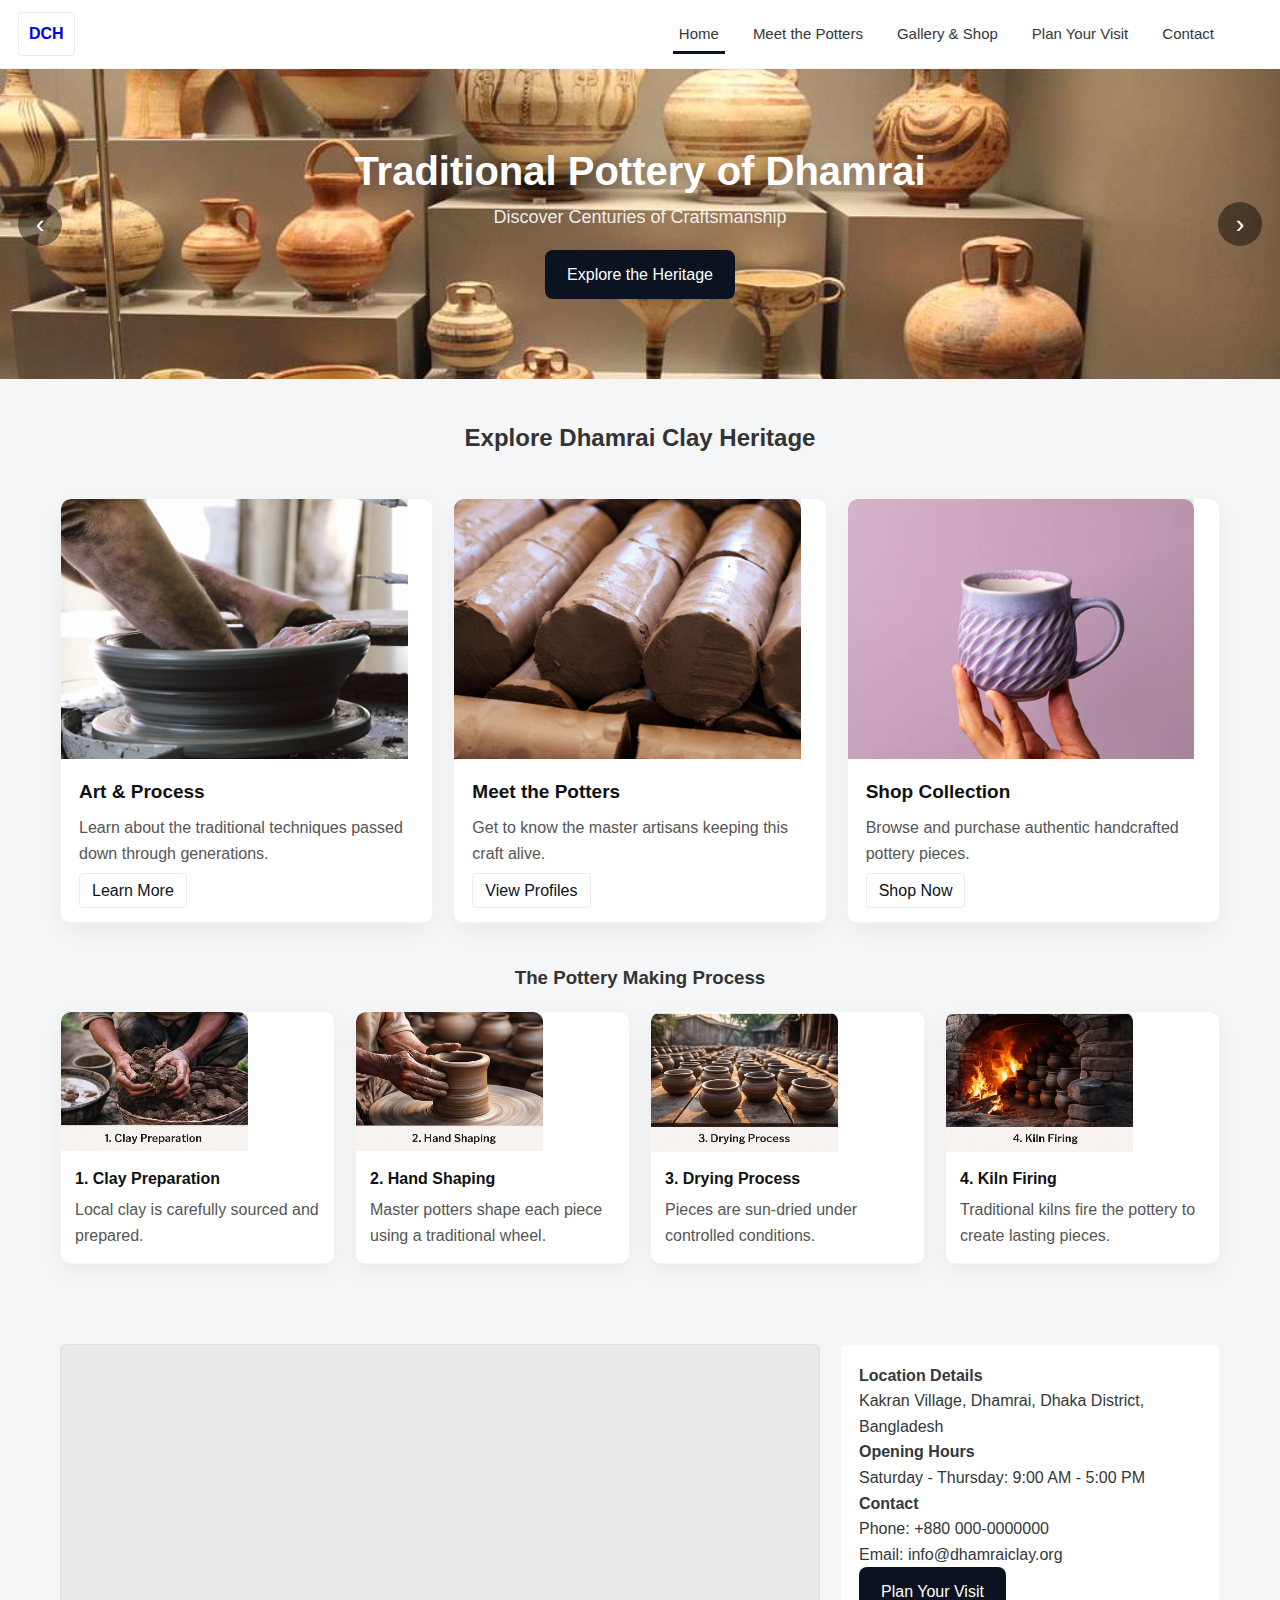
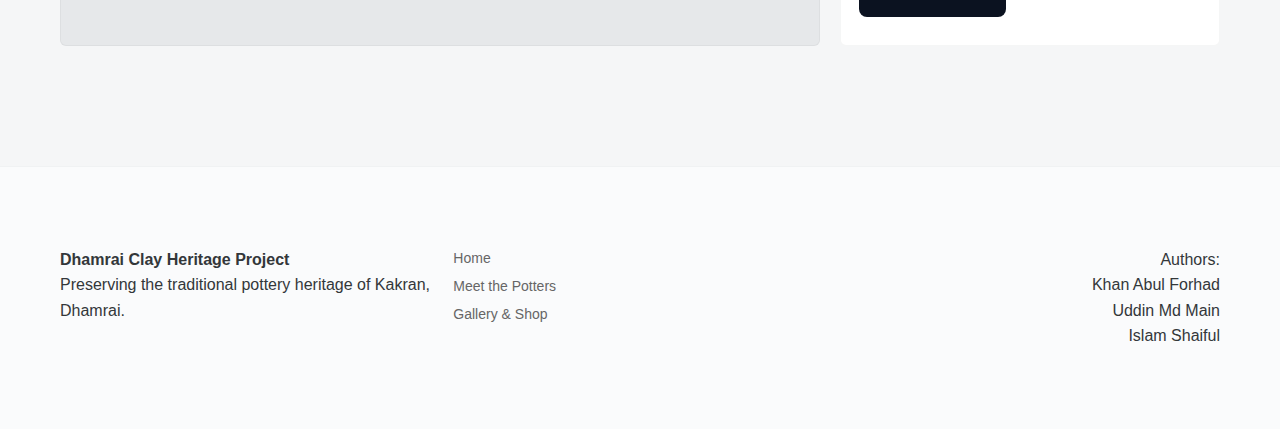
<file: index.html>
<!doctype html>
<html lang="en">

<head>
  <meta charset="utf-8">
  <meta name="viewport" content="width=device-width,initial-scale=1">
  <title>Home - Dhamrai Clay Heritage</title>
  <meta name="description" content="Dhamrai Clay Heritage — preserving the traditional pottery of Kakran. Explore artisan profiles, workshops, gallery and handcrafted pottery for sale.">
  <meta name="keywords" content="Dhamrai pottery, Kakran pottery, traditional pottery, handmade pottery, pottery workshop, Dhaka pottery, terracotta">
  <meta name="author" content="Dhamrai Clay Heritage Project">
  <meta name="robots" content="index, follow">
  <meta property="og:title" content="Dhamrai Clay Heritage — Traditional Pottery of Dhamrai">
  <meta property="og:description" content="Discover the pottery heritage of Kakran — artisan profiles, workshops, and handcrafted pottery for sale.">
  <meta property="og:image" content="img/1.jpg">
  <meta property="og:type" content="website">
  <meta property="og:url" content="index.html">
  <meta name="twitter:card" content="summary_large_image">
  <link rel="stylesheet" href="shared.css">
</head>

<body>
  <div class="topbar">
    <div class="logo">
      <a style="text-decoration: none;" href="index.html">DCH</a>
    </div>
    <div class="container topnav">
      <nav class="nav-links"><a href="index.html" class="active">Home</a><a href="meet_potters.html">Meet the
          Potters</a><a href="gallery_shop.html">Gallery &amp; Shop</a><a href="plan_visit.html">Plan Your Visit</a><a
          href="contact_support.html">Contact</a></nav>
    </div>
  </div>

  <section class="hero" data-hero-src="img/1.jpg">
    <div class="hero-bg" aria-hidden="true"></div>
    <button class="hero-nav hero-prev" aria-label="Previous slide">‹</button>
    <button class="hero-nav hero-next" aria-label="Next slide">›</button>
    <!-- Example slides: replace `assets/slide1.jpg` and `assets/slide2.jpg` with your images in `assets/` -->
    <div class="slide" style="background-image:url('img/slide1.jpg')" aria-hidden="true"></div>
    <div class="slide" style="background-image:url('img/slide2.jpg')" aria-hidden="true"></div>
    <div class="container hero-content">
      <h1>Traditional Pottery of Dhamrai</h1>
      <p>Discover Centuries of Craftsmanship</p>
      <a class="cta" href="plan_visit.html">Explore the Heritage</a>
    </div>
  </section>

  <main class="container">
    <h2 class="section-title">Explore Dhamrai Clay Heritage</h2>
    <div class="cards">
      <article class="card">
        <div class="img">
          <img src="img/shop1.jpg" alt="Handmade terracotta pot on display" loading="lazy">
        </div>
        <div class="card-body">
          <h3>Art &amp; Process</h3>
          <p>Learn about the traditional techniques passed down through generations.</p>
          <a class="btn" href="meet_potters.html">Learn More</a>
        </div>
      </article>

      <article class="card">
        <div class="img">
          <img src="img/shop2.jpg" alt="Potter shaping clay on a wheel" loading="lazy">
        </div>
        <div class="card-body">
          <h3>Meet the Potters</h3>
          <p>Get to know the master artisans keeping this craft alive.</p>
          <a class="btn" href="meet_potters.html">View Profiles</a>
        </div>
      </article>

      <article class="card">
        <div class="img">
          <img src="img/shop3.webp" alt="Collection of finished pottery pieces" loading="lazy">
        </div>
        <div class="card-body">
          <h3>Shop Collection</h3>
          <p>Browse and purchase authentic handcrafted pottery pieces.</p>
          <a class="btn" href="gallery_shop.html">Shop Now</a>
        </div>
      </article>
    </div>

    <section class="process">
      <h3 class="section-title">The Pottery Making Process</h3>
      <div class="process-grid">
        <div class="card">
          <div class="img">
            <img src="img/clay_preparation.jpg" alt="Clay preparation" loading="lazy">
          </div>
          <div class="card-body">
            <strong>1. Clay Preparation</strong>
            <p>Local clay is carefully sourced and prepared.</p>
          </div>
        </div>

        <div class="card">
          <div class="img">
            <img src="img/hand_shape.jpg" alt="Hand shaping pottery" loading="lazy">
          </div>
          <div class="card-body">
            <strong>2. Hand Shaping</strong>
            <p>Master potters shape each piece using a traditional wheel.</p>
          </div>
        </div>

        <div class="card">
          <div class="img">
            <img src="img/drying_process.jpg" alt="Drying pottery in the sun" loading="lazy">
          </div>
          <div class="card-body">
            <strong>3. Drying Process</strong>
            <p>Pieces are sun-dried under controlled conditions.</p>
          </div>
        </div>

        <div class="card">
          <div class="img">
            <img src="img/kilin_fring.jpg" alt="Kiln firing traditional pottery" loading="lazy">
          </div>
          <div class="card-body">
            <strong>4. Kiln Firing</strong>
            <p>Traditional kilns fire the pottery to create lasting pieces.</p>
          </div>
        </div>
      </div>
    </section>

    <section class="map-contact">
      <div class="map">
        <iframe
          src="https://www.google.com/maps/embed?pb=!1m18!1m12!1m3!1d7293.46003620391!2d90.2197575617815!3d23.93461252912255!2m3!1f0!2f0!3f0!3m2!1i1024!2i768!4f13.1!3m3!1m2!1s0x3755e8b4873bc37f%3A0x7bbb830f2022efad!2sKakran%2C%20Bangladesh!5e0!3m2!1sen!2scz!4v1763570778357!5m2!1sen!2scz"
          allowfullscreen="" loading="lazy" referrerpolicy="no-referrer-when-downgrade"></iframe>
      </div>
      <aside class="contact-box">
        <h4>Location Details</h4>
        <p>Kakran Village, Dhamrai, Dhaka District, Bangladesh</p>
        <p><strong>Opening Hours</strong><br>Saturday - Thursday: 9:00 AM - 5:00 PM</p>
        <p><strong>Contact</strong><br>Phone: +880 000-0000000<br>Email: info@dhamraiclay.org</p>
        <p><a class="cta" href="plan_visit.html">Plan Your Visit</a></p>
      </aside>
    </section>
  </main>

  <footer>
    <div class="container footer-grid">
      <div><strong>Dhamrai Clay Heritage Project</strong>
        <p>Preserving the traditional pottery heritage of Kakran, Dhamrai.</p>
      </div>
      <div><a>Home</a><a>Meet the Potters</a><a>Gallery & Shop</a></div>
      <div style="text-align:right">
        <p>Authors:<br>Khan Abul Forhad<br>Uddin Md Main<br>Islam Shaiful</p>
      </div>
    </div>
  </footer>

  <script>
    // MENU: Slide-in menu, animated hamburger, keyboard support
    document.addEventListener('DOMContentLoaded', function () {
      // set hero background image from data attribute (e.g. data-hero-src="assets/hero.jpg")
      try {
        document.querySelectorAll('.hero').forEach(function (h) {
          var src = h.getAttribute('data-hero-src');
          var bg = h.querySelector('.hero-bg');
          if (src && bg) { bg.style.backgroundImage = 'url("' + src + '")'; }
        });
      } catch (e) { console.log('hero-bg load error', e); }
      // create mobile controls if not present
      const topbar = document.querySelector('.topbar');
      if (topbar) {
        // add mobile hamburger and right logo if not present (safe to add even if exists)
        if (!document.getElementById('mobile-hamburger')) {
          const btn = document.createElement('button');
          btn.id = 'mobile-hamburger';
          btn.className = 'mobile-hamburger';
          btn.setAttribute('aria-label', 'Open menu');
          btn.setAttribute('aria-expanded', 'false');
          btn.innerHTML = '<span class="bar bar1"></span><span class="bar bar2"></span><span class="bar bar3"></span>';
          // insert into topbar
          topbar.appendChild(btn);
          // right logo container (if not exists)
          if (!document.querySelector('.mobile-logo-right')) {
            const logoBox = document.createElement('div');
            logoBox.className = 'mobile-logo-right';
            // logoBox.innerHTML = '<div class="logo-square">DCH</div><div class="logo-text">Dhamrai Clay Heritage</div>';
            topbar.appendChild(logoBox);
          }
          // create slide menu
          const menu = document.createElement('nav');
          menu.id = 'slide-menu';
          menu.className = 'slide-menu';
          menu.setAttribute('aria-hidden', 'true');
          menu.setAttribute('aria-label', 'Mobile Navigation');
          menu.innerHTML = '<button class=\"slide-close\" aria-label=\"Close menu\">×</button><a href=\"index.html\">Home</a><a href=\"meet_potters.html\">Meet the Potters</a><a href=\"gallery_shop.html\">Gallery & Shop</a><a href=\"plan_visit.html\">Plan Your Visit</a><a href=\"contact_support.html\">Contact & Support</a>';
          document.body.appendChild(menu);
          // toggle behavior
          function toggleMenu(open) {
            const root = document.documentElement;
            const isOpen = menu.classList.contains('open');
            if (open === undefined) open = !isOpen;
            if (open) {
              menu.classList.add('open');
              root.classList.add('hamburger-open');
              document.getElementById('mobile-hamburger').setAttribute('aria-expanded', 'true');
              menu.setAttribute('aria-hidden', 'false');
              // trap focus
              menu.querySelector('a').focus();
              document.body.style.overflow = 'hidden';
            } else {
              menu.classList.remove('open');
              root.classList.remove('hamburger-open');
              document.getElementById('mobile-hamburger').setAttribute('aria-expanded', 'false');
              menu.setAttribute('aria-hidden', 'true');
              document.body.style.overflow = '';
              document.getElementById('mobile-hamburger').focus();
            }
          }
          btn.addEventListener('click', function (e) { toggleMenu(); });
          // keyboard support: Esc closes menu, Tab cycles inside
          document.addEventListener('keydown', function (e) {
            const isOpen = menu.classList.contains('open');
            if (e.key === 'Escape' && isOpen) { toggleMenu(false); }
          });
          // close when clicking outside
          menu.addEventListener('click', function (e) {
            if (e.target.tagName === 'A') { toggleMenu(false); }
            if (e.target.classList && e.target.classList.contains('slide-close')) { toggleMenu(false); }
          });
        }
      }

      // HERO SLIDER: support slides, prev/next buttons and autoplay
      try {
        const hero = document.querySelector('.hero');
        if (hero && hero.dataset.autoplay !== 'off') {
          const slides = hero.querySelectorAll('.slide');
          const prevBtn = hero.querySelector('.hero-prev');
          const nextBtn = hero.querySelector('.hero-next');
          if (slides.length > 0) {
            const bg = hero.querySelector('.hero-bg');
            if (bg) bg.style.display = 'none';
            let idx = 0;
            const show = (i) => {
              slides.forEach((s, j) => { s.style.display = j === i ? 'block' : 'none'; });
              idx = (i + slides.length) % slides.length;
            };
            show(0);
            let interval = null;
            const start = () => {
              stop();
              if (hero.dataset.autoplay === 'off') return;
              interval = setInterval(() => { show((idx + 1) % slides.length); }, parseInt(hero.dataset.interval) || 4500);
            };
            const stop = () => { if (interval) { clearInterval(interval); interval = null; } };
            if (prevBtn) prevBtn.addEventListener('click', () => { show((idx - 1 + slides.length) % slides.length); start(); });
            if (nextBtn) nextBtn.addEventListener('click', () => { show((idx + 1) % slides.length); start(); });
            hero.addEventListener('mouseenter', stop);
            hero.addEventListener('mouseleave', start);
            start();
          } else {
            // no slides — hide nav buttons (not needed when using single background)
            if (prevBtn) prevBtn.style.display = 'none';
            if (nextBtn) nextBtn.style.display = 'none';
          }
        }
      } catch (e) { console.log('hero slider error', e); }

      // SIMPLE CART: add-to-cart using localStorage, update count badge
      function updateCartCount() {
        const cart = JSON.parse(localStorage.getItem('dch_cart') || '[]');
        const elems = document.querySelectorAll('.cart-count');
        elems.forEach(el => el.textContent = cart.length);
      }
      updateCartCount();
      document.body.addEventListener('click', function (e) {
        const t = e.target;
        if (t && t.matches && (t.matches('.add-btn') || t.matches('.add-to-cart') || t.closest('.add-btn'))) {
          // get product title & price from nearest product card
          const card = t.closest('.product') || t.closest('.card') || t.closest('article');
          if (!card) return;
          const title = (card.querySelector('strong') && card.querySelector('strong').innerText) || card.querySelector('h3')?.innerText || 'Product';
          const priceEl = card.querySelector('.price');
          const priceText = priceEl ? priceEl.innerText.replace(/[^\d]/g, '') : '0';
          const product = { title: title.trim(), price: priceText };
          const cart = JSON.parse(localStorage.getItem('dch_cart') || '[]');
          cart.push(product);
          localStorage.setItem('dch_cart', JSON.stringify(cart));
          updateCartCount();
          // simple feedback
          t.innerText = 'Added';
          t.disabled = true;
          setTimeout(() => { t.innerText = 'Add to Cart'; t.disabled = false; }, 1200);
        }
      });

      // Accessibility: ensure images have alt attribute; add role where missing
      document.querySelectorAll('img').forEach(img => { if (!img.hasAttribute('alt')) img.setAttribute('alt', 'Image placeholder'); });
    });
  </script>

</body>

</html>
</file>
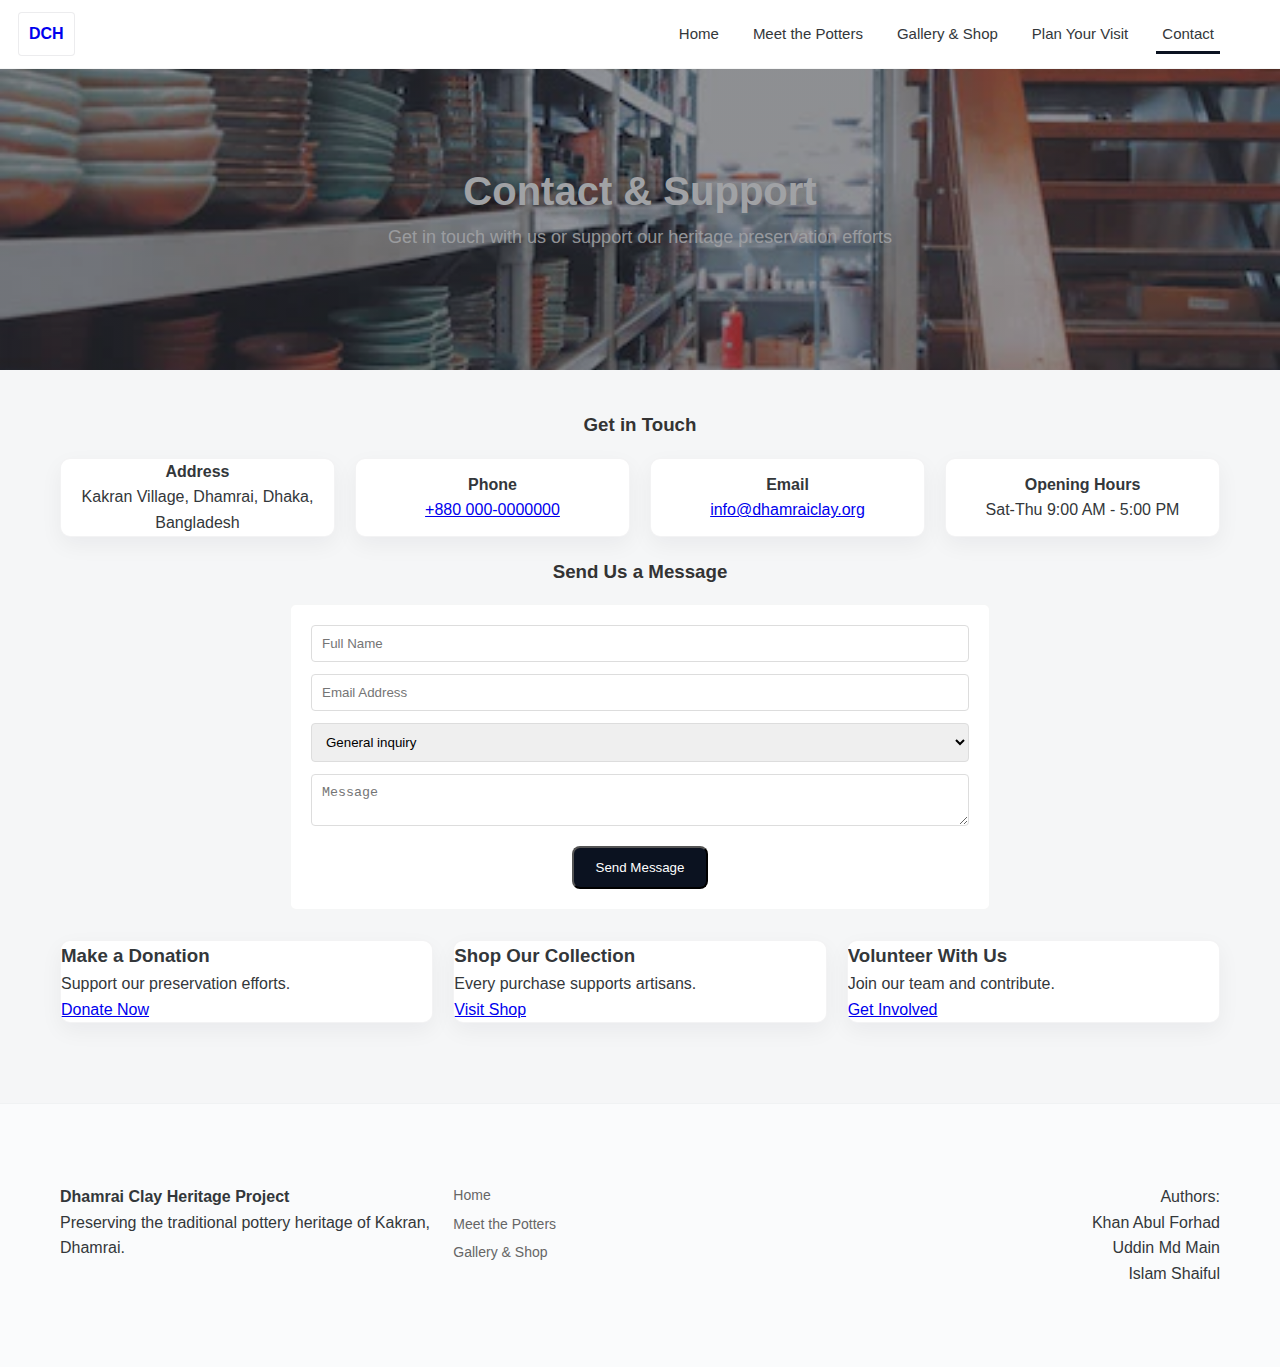
<file: contact_support.html>
<!doctype html>
<html lang="en">

<head>
  <meta charset="utf-8">
  <meta name="viewport" content="width=device-width,initial-scale=1">
  <title>Contact & Support</title>
  <meta name="description"
    content="Contact Dhamrai Clay Heritage — get in touch for visits, donations, volunteering, or workshop bookings.">
  <meta name="keywords" content="contact Dhamrai, donation, volunteer, pottery support, pottery contact">
  <meta name="author" content="Dhamrai Clay Heritage Project">
  <meta name="robots" content="index, follow">
  <meta property="og:title" content="Contact & Support — Dhamrai Clay Heritage">
  <meta property="og:description"
    content="Get in touch with Dhamrai Clay Heritage for visit planning, support, and workshop bookings.">
  <meta property="og:type" content="website">
  <meta property="og:url" content="contact_support.html">
  <meta name="twitter:card" content="summary">
  <link rel="stylesheet" href="shared.css">
</head>

<body>
  <div class="topbar">
    <div class="logo">
      <a style="text-decoration: none;" href="index.html">DCH</a>
    </div>
    <div class="container topnav">
      <nav class="nav-links"><a href="index.html">Home</a><a href="meet_potters.html">Meet the Potters</a><a
          href="gallery_shop.html">Gallery &amp; Shop</a><a href="plan_visit.html">Plan Your Visit</a><a
          href="contact_support.html" class="active">Contact</a></nav>
    </div>
  </div>

  <section class="hero"
    style="background-image: url('img/contact_type.webp'); background-size: cover; background-position: center;">
    <div class="container">
      <h1>Contact &amp; Support</h1>
      <p>Get in touch with us or support our heritage preservation efforts</p>
    </div>
  </section>

  <main class="container">
    <h3 class="section-title">Get in Touch</h3>
    <div class="grid" style="margin-bottom:18px">
      <div class="card center">
        <div style="text-align:center" class="h-card"><strong>Address</strong>
          <p class="p-adr"><span class="p-street-address">Kakran Village</span>, <span
              class="p-locality">Dhamrai</span>, <span class="p-region">Dhaka</span>, <span
              class="p-country-name">Bangladesh</span></p>
        </div>
      </div>
      <div class="card center">
        <div style="text-align:center"><strong>Phone</strong>
          <p><a class="p-tel" href="tel:+880000000000">+880 000-0000000</a></p>
        </div>
      </div>
      <div class="card center">
        <div style="text-align:center"><strong>Email</strong>
          <p><a class="u-email" href="mailto:info@dhamraiclay.org">info@dhamraiclay.org</a></p>
        </div>
      </div>
      <div class="card center">
        <div style="text-align:center"><strong>Opening Hours</strong>
          <p>Sat-Thu 9:00 AM - 5:00 PM</p>
        </div>
      </div>
    </div>

    <section style="margin-top:20px">
      <h3 class="section-title">Send Us a Message</h3>
      <div class="form-card" style="max-width:700px;margin:0 auto">
        <form class="form">
          <input placeholder="Full Name" required>
          <input placeholder="Email Address" type="email" required>
          <select>
            <option>General inquiry</option>
            <option>Booking</option>
          </select>
          <textarea placeholder="Message"></textarea>
          <div class="center"><button class="cta" type="submit">Send Message</button></div>
        </form>
      </div>
    </section>

    <section style="margin-top:30px" class="cards">
      <div class="card">
        <h3>Make a Donation</h3>
        <p>Support our preservation efforts.</p><a class="btn" href="#">Donate Now</a>
      </div>
      <div class="card">
        <h3>Shop Our Collection</h3>
        <p>Every purchase supports artisans.</p><a class="btn" href="gallery_shop.html">Visit Shop</a>
      </div>
      <div class="card">
        <h3>Volunteer With Us</h3>
        <p>Join our team and contribute.</p><a class="btn" href="#">Get Involved</a>
      </div>
    </section>
  </main>

  <footer>
    <div class="container footer-grid">
      <div><strong>Dhamrai Clay Heritage Project</strong>
        <p>Preserving the traditional pottery heritage of Kakran, Dhamrai.</p>
      </div>
      <div><a>Home</a><a>Meet the Potters</a><a>Gallery & Shop</a></div>
      <div style="text-align:right">
        <p>Authors:<br>Khan Abul Forhad<br>Uddin Md Main<br>Islam Shaiful</p>
      </div>
    </div>
  </footer>

  <script>
    // MENU: Slide-in menu, animated hamburger, keyboard support
    document.addEventListener('DOMContentLoaded', function () {
      // create mobile controls if not present
      const topbar = document.querySelector('.topbar');
      if (topbar) {
        // add mobile hamburger and right logo if not present (safe to add even if exists)
        if (!document.getElementById('mobile-hamburger')) {
          const btn = document.createElement('button');
          btn.id = 'mobile-hamburger';
          btn.className = 'mobile-hamburger';
          btn.setAttribute('aria-label', 'Open menu');
          btn.setAttribute('aria-expanded', 'false');
          btn.innerHTML = '<span class="bar bar1"></span><span class="bar bar2"></span><span class="bar bar3"></span>';
          // insert into topbar
          topbar.appendChild(btn);
          // right logo container (if not exists)
          if (!document.querySelector('.mobile-logo-right')) {
            const logoBox = document.createElement('div');
            logoBox.className = 'mobile-logo-right';
            // logoBox.innerHTML = '<div class="logo-square">DCH</div><div class="logo-text">Dhamrai Clay Heritage</div>';
            topbar.appendChild(logoBox);
          }
          // create slide menu
          const menu = document.createElement('nav');
          menu.id = 'slide-menu';
          menu.className = 'slide-menu';
          menu.setAttribute('aria-hidden', 'true');
          menu.setAttribute('aria-label', 'Mobile Navigation');
          menu.innerHTML = '<button class=\"slide-close\" aria-label=\"Close menu\">×</button><a href=\"index.html\">Home</a><a href=\"meet_potters.html\">Meet the Potters</a><a href=\"gallery_shop.html\">Gallery & Shop</a><a href=\"plan_visit.html\">Plan Your Visit</a><a href=\"contact_support.html\">Contact & Support</a>';
          document.body.appendChild(menu);
          // toggle behavior
          function toggleMenu(open) {
            const root = document.documentElement;
            const isOpen = menu.classList.contains('open');
            if (open === undefined) open = !isOpen;
            if (open) {
              menu.classList.add('open');
              root.classList.add('hamburger-open');
              document.getElementById('mobile-hamburger').setAttribute('aria-expanded', 'true');
              menu.setAttribute('aria-hidden', 'false');
              // trap focus
              menu.querySelector('a').focus();
              document.body.style.overflow = 'hidden';
            } else {
              menu.classList.remove('open');
              root.classList.remove('hamburger-open');
              document.getElementById('mobile-hamburger').setAttribute('aria-expanded', 'false');
              menu.setAttribute('aria-hidden', 'true');
              document.body.style.overflow = '';
              document.getElementById('mobile-hamburger').focus();
            }
          }
          btn.addEventListener('click', function (e) { toggleMenu(); });
          // keyboard support: Esc closes menu, Tab cycles inside
          document.addEventListener('keydown', function (e) {
            const isOpen = menu.classList.contains('open');
            if (e.key === 'Escape' && isOpen) { toggleMenu(false); }
          });
          // close when clicking outside
          menu.addEventListener('click', function (e) {
            if (e.target.tagName === 'A') { toggleMenu(false); }
            if (e.target.classList && e.target.classList.contains('slide-close')) { toggleMenu(false); }
          });
        }
      }

      // SIMPLE CAROUSEL AUTOPLAY for elements with class .hero (if multiple slides exist)
      try {
        const hero = document.querySelector('.hero');
        if (hero && hero.dataset.autoplay !== 'off') {
          // if slides inside .hero .slides, implement auto rotate
          const slides = hero.querySelectorAll('.slide');
          if (slides.length > 1) {
            let idx = 0;
            slides.forEach((s, i) => s.style.display = i === 0 ? 'block' : 'none');
            setInterval(() => {
              slides[idx].style.display = 'none';
              idx = (idx + 1) % slides.length;
              slides[idx].style.display = 'block';
            }, 4500);
          }
        }
      } catch (e) { console.log(e); }

      // SIMPLE CART: add-to-cart using localStorage, update count badge
      function updateCartCount() {
        const cart = JSON.parse(localStorage.getItem('dch_cart') || '[]');
        const elems = document.querySelectorAll('.cart-count');
        elems.forEach(el => el.textContent = cart.length);
      }
      updateCartCount();
      document.body.addEventListener('click', function (e) {
        const t = e.target;
        if (t && t.matches && (t.matches('.add-btn') || t.matches('.add-to-cart') || t.closest('.add-btn'))) {
          // get product title & price from nearest product card
          const card = t.closest('.product') || t.closest('.card') || t.closest('article');
          if (!card) return;
          const title = (card.querySelector('strong') && card.querySelector('strong').innerText) || card.querySelector('h3')?.innerText || 'Product';
          const priceEl = card.querySelector('.price');
          const priceText = priceEl ? priceEl.innerText.replace(/[^\d]/g, '') : '0';
          const product = { title: title.trim(), price: priceText };
          const cart = JSON.parse(localStorage.getItem('dch_cart') || '[]');
          cart.push(product);
          localStorage.setItem('dch_cart', JSON.stringify(cart));
          updateCartCount();
          // simple feedback
          t.innerText = 'Added';
          t.disabled = true;
          setTimeout(() => { t.innerText = 'Add to Cart'; t.disabled = false; }, 1200);
        }
      });

      // Accessibility: ensure images have alt attribute; add role where missing
      document.querySelectorAll('img').forEach(img => { if (!img.hasAttribute('alt')) img.setAttribute('alt', 'Image placeholder'); });
    });
  </script>

</body>

</html>
</file>
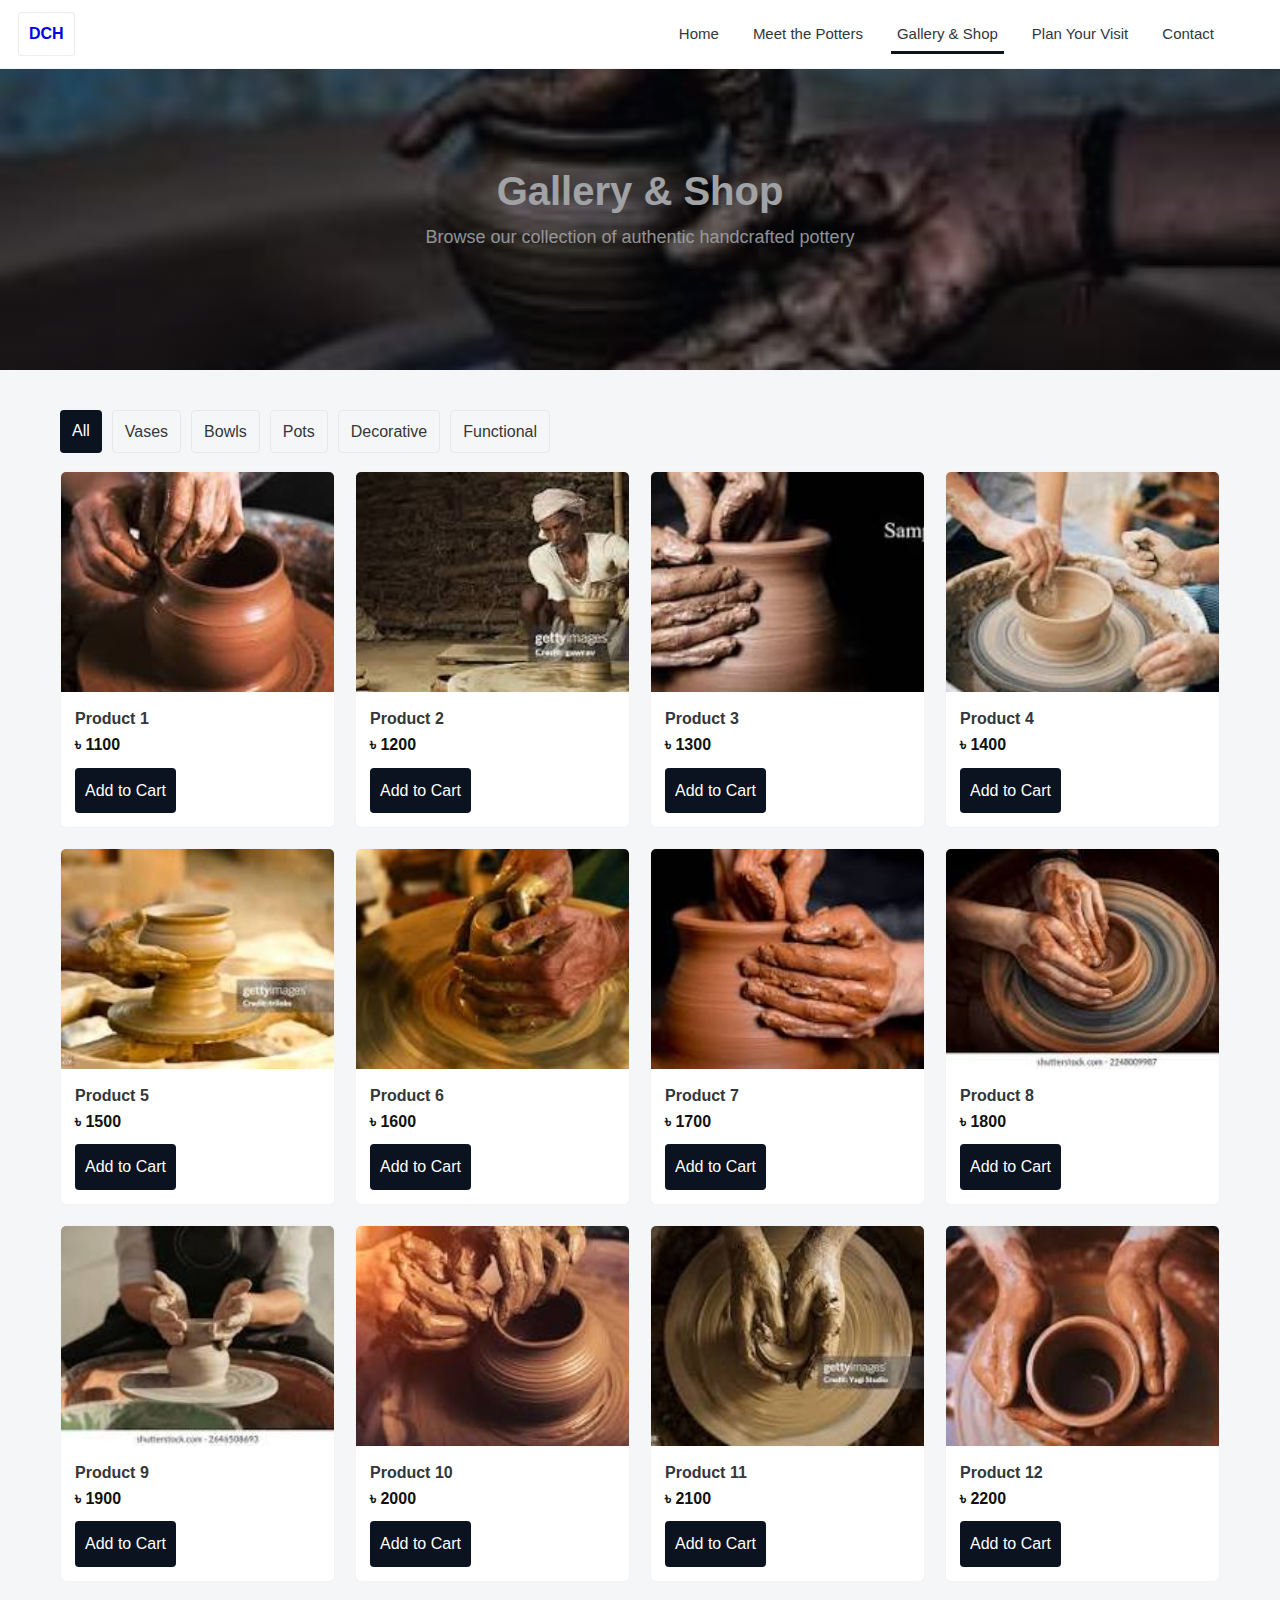
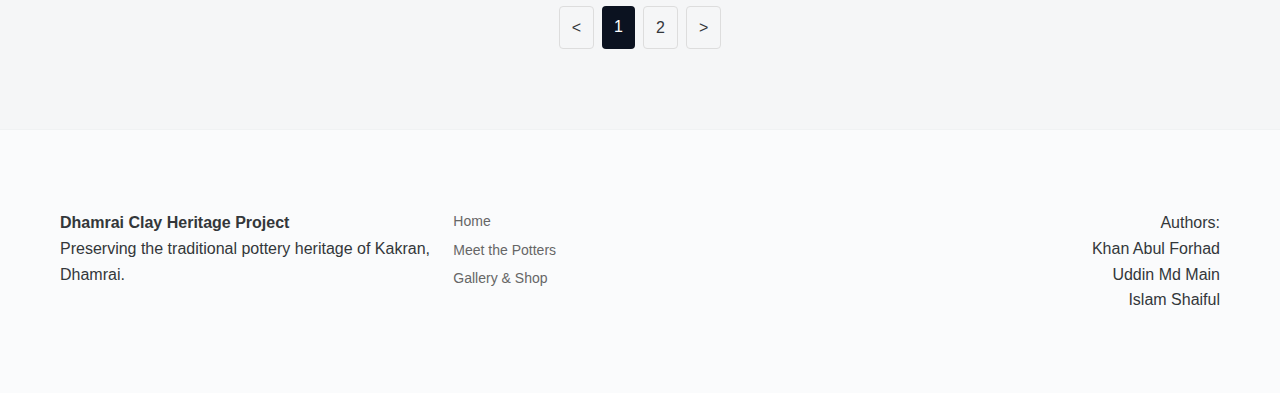
<file: gallery_shop.html>
<!doctype html>
<html lang="en">

<head>
  <meta charset="utf-8">
  <meta name="viewport" content="width=device-width,initial-scale=1">
  <title>Gallery & Shop</title>
  <meta name="description"
    content="Browse the Gallery & Shop: authentic handcrafted pottery from Dhamrai. Shop vases, bowls, pots and decorative pieces made by local artisans.">
  <meta name="keywords"
    content="pottery shop, handmade pottery, Dhamrai gallery, pottery for sale, terracotta, pottery collection">
  <meta name="author" content="Dhamrai Clay Heritage Project">
  <meta name="robots" content="index, follow">
  <meta property="og:title" content="Gallery & Shop — Dhamrai Clay Heritage">
  <meta property="og:description"
    content="Shop authentic handcrafted pottery from Dhamrai — vases, bowls, pots and decorative pieces.">
  <meta property="og:image" content="img/gal_main.jpeg">
  <meta property="og:type" content="website">
  <meta property="og:url" content="gallery_shop.html">
  <meta name="twitter:card" content="summary_large_image">
  <link rel="stylesheet" href="shared.css">
</head>

<body>
  <div class="topbar">
    <div class="logo">
      <a style="text-decoration: none;" href="index.html">DCH</a>
    </div>
    <div class="container topnav">
      <nav class="nav-links"><a href="index.html">Home</a><a href="meet_potters.html">Meet the Potters</a><a
          href="gallery_shop.html" class="active">Gallery &amp; Shop</a><a href="plan_visit.html">Plan Your Visit</a><a
          href="contact_support.html">Contact</a></nav>
    </div>
  </div>

  <section class="hero"
    style="background-image: url('img/gal_main.jpeg'); background-size: cover; background-position: center;">
    <div class="container">
      <h1>Gallery &amp; Shop</h1>
      <p>Browse our collection of authentic handcrafted pottery</p>
    </div>
  </section>

  <main class="container">
    <div style="margin-bottom:18px">
      <nav style="display:flex;gap:10px;flex-wrap:wrap"><a
          style="background:#0b1220;color:#fff;padding:8px 12px;border-radius:4px;text-decoration:none">All</a><a
          style="border:1px solid rgba(11,18,32,0.06);padding:8px 12px;border-radius:4px;text-decoration:none">Vases</a><a
          style="border:1px solid rgba(11,18,32,0.06);padding:8px 12px;border-radius:4px;text-decoration:none">Bowls</a><a
          style="border:1px solid rgba(11,18,32,0.06);padding:8px 12px;border-radius:4px;text-decoration:none">Pots</a><a
          style="border:1px solid rgba(11,18,32,0.06);padding:8px 12px;border-radius:4px;text-decoration:none">Decorative</a><a
          style="border:1px solid rgba(11,18,32,0.06);padding:8px 12px;border-radius:4px;text-decoration:none">Functional</a>
      </nav>
    </div>

    <div class="grid">
      <!-- 12 product placeholders with gallery images -->
      <article class="product h-product" itemscope itemtype="http://schema.org/Product">
        <div class="pimg"><img src="img/gal1.jpeg" alt="Product 1" loading="lazy"></div>
        <div class="pinfo">
          <div><strong>Product 1</strong>
            <div class="price" itemprop="offers" itemscope itemtype="http://schema.org/Offer"><span itemprop="price">৳
                1100</div>
          </div>
          <div><a class="add-btn" href='#'>Add to Cart</a></span></div>
        </div>
      </article>
      <article class="product h-product" itemscope itemtype="http://schema.org/Product">
        <div class="pimg"><img src="img/gal2.jpeg" alt="Product 2" loading="lazy"></div>
        <div class="pinfo">
          <div><strong>Product 2</strong>
            <div class="price" itemprop="offers" itemscope itemtype="http://schema.org/Offer"><span itemprop="price">৳
                1200</div>
          </div>
          <div><a class="add-btn" href='#'>Add to Cart</a></span></div>
        </div>
      </article>
      <article class="product h-product" itemscope itemtype="http://schema.org/Product">
        <div class="pimg"><img src="img/gal3.jpeg" alt="Product 3" loading="lazy"></div>
        <div class="pinfo">
          <div><strong>Product 3</strong>
            <div class="price" itemprop="offers" itemscope itemtype="http://schema.org/Offer"><span itemprop="price">৳
                1300</div>
          </div>
          <div><a class="add-btn" href='#'>Add to Cart</a></span></div>
        </div>
      </article>
      <article class="product h-product" itemscope itemtype="http://schema.org/Product">
        <div class="pimg"><img src="img/gal4.jpeg" alt="Product 4" loading="lazy"></div>
        <div class="pinfo">
          <div><strong>Product 4</strong>
            <div class="price" itemprop="offers" itemscope itemtype="http://schema.org/Offer"><span itemprop="price">৳
                1400</div>
          </div>
          <div><a class="add-btn" href='#'>Add to Cart</a></span></div>
        </div>
      </article>
      <article class="product h-product" itemscope itemtype="http://schema.org/Product">
        <div class="pimg"><img src="img/gal5.jpeg" alt="Product 5" loading="lazy"></div>
        <div class="pinfo">
          <div><strong>Product 5</strong>
            <div class="price" itemprop="offers" itemscope itemtype="http://schema.org/Offer"><span itemprop="price">৳
                1500</div>
          </div>
          <div><a class="add-btn" href='#'>Add to Cart</a></span></div>
        </div>
      </article>
      <article class="product h-product" itemscope itemtype="http://schema.org/Product">
        <div class="pimg"><img src="img/gal6.jpeg" alt="Product 6" loading="lazy"></div>
        <div class="pinfo">
          <div><strong>Product 6</strong>
            <div class="price" itemprop="offers" itemscope itemtype="http://schema.org/Offer"><span itemprop="price">৳
                1600</div>
          </div>
          <div><a class="add-btn" href='#'>Add to Cart</a></span></div>
        </div>
      </article>
      <article class="product h-product" itemscope itemtype="http://schema.org/Product">
        <div class="pimg"><img src="img/gal7.jpeg" alt="Product 7" loading="lazy"></div>
        <div class="pinfo">
          <div><strong>Product 7</strong>
            <div class="price" itemprop="offers" itemscope itemtype="http://schema.org/Offer"><span itemprop="price">৳
                1700</div>
          </div>
          <div><a class="add-btn" href='#'>Add to Cart</a></span></div>
        </div>
      </article>
      <article class="product h-product" itemscope itemtype="http://schema.org/Product">
        <div class="pimg"><img src="img/gal8.jpeg" alt="Product 8" loading="lazy"></div>
        <div class="pinfo">
          <div><strong>Product 8</strong>
            <div class="price" itemprop="offers" itemscope itemtype="http://schema.org/Offer"><span itemprop="price">৳
                1800</div>
          </div>
          <div><a class="add-btn" href='#'>Add to Cart</a></span></div>
        </div>
      </article>
      <article class="product h-product" itemscope itemtype="http://schema.org/Product">
        <div class="pimg"><img src="img/gal9.jpeg" alt="Product 9" loading="lazy"></div>
        <div class="pinfo">
          <div><strong>Product 9</strong>
            <div class="price" itemprop="offers" itemscope itemtype="http://schema.org/Offer"><span itemprop="price">৳
                1900</div>
          </div>
          <div><a class="add-btn" href='#'>Add to Cart</a></span></div>
        </div>
      </article>
      <article class="product h-product" itemscope itemtype="http://schema.org/Product">
        <div class="pimg"><img src="img/gal10.jpeg" alt="Product 10" loading="lazy"></div>
        <div class="pinfo">
          <div><strong>Product 10</strong>
            <div class="price" itemprop="offers" itemscope itemtype="http://schema.org/Offer"><span itemprop="price">৳
                2000</div>
          </div>
          <div><a class="add-btn" href='#'>Add to Cart</a></span></div>
        </div>
      </article>
      <article class="product h-product" itemscope itemtype="http://schema.org/Product">
        <div class="pimg"><img src="img/gal11.jpeg" alt="Product 11" loading="lazy"></div>
        <div class="pinfo">
          <div><strong>Product 11</strong>
            <div class="price" itemprop="offers" itemscope itemtype="http://schema.org/Offer"><span itemprop="price">৳
                2100</div>
          </div>
          <div><a class="add-btn" href='#'>Add to Cart</a></span></div>
        </div>
      </article>
      <article class="product h-product" itemscope itemtype="http://schema.org/Product">
        <div class="pimg"><img src="img/gal12.jpeg" alt="Product 12" loading="lazy"></div>
        <div class="pinfo">
          <div><strong>Product 12</strong>
            <div class="price" itemprop="offers" itemscope itemtype="http://schema.org/Offer"><span itemprop="price">৳
                2200</div>
          </div>
          <div><a class="add-btn" href='#'>Add to Cart</a></span></div>
        </div>
      </article>
    </div>

    <div class="pagination"><a
        style="padding:8px 12px;border:1px solid #ddd;border-radius:4px;text-decoration:none">&lt;</a><a
        style="padding:8px 12px;background:#0b1220;color:#fff;border-radius:4px;text-decoration:none">1</a><a
        style="padding:8px 12px;border:1px solid #ddd;border-radius:4px;text-decoration:none">2</a><a
        style="padding:8px 12px;border:1px solid #ddd;border-radius:4px;text-decoration:none">&gt;</a></div>
  </main>

  <footer>
    <div class="container footer-grid">
      <div><strong>Dhamrai Clay Heritage Project</strong>
        <p>Preserving the traditional pottery heritage of Kakran, Dhamrai.</p>
      </div>
      <div><a>Home</a><a>Meet the Potters</a><a>Gallery & Shop</a></div>
      <div style="text-align:right">
        <p>Authors:<br>Khan Abul Forhad<br>Uddin Md Main<br>Islam Shaiful</p>
      </div>
    </div>
  </footer>

  <script>
    // MENU: Slide-in menu, animated hamburger, keyboard support
    document.addEventListener('DOMContentLoaded', function () {
      // create mobile controls if not present
      const topbar = document.querySelector('.topbar');
      if (topbar) {
        // add mobile hamburger and right logo if not present (safe to add even if exists)
        if (!document.getElementById('mobile-hamburger')) {
          const btn = document.createElement('button');
          btn.id = 'mobile-hamburger';
          btn.className = 'mobile-hamburger';
          btn.setAttribute('aria-label', 'Open menu');
          btn.setAttribute('aria-expanded', 'false');
          btn.innerHTML = '<span class="bar bar1"></span><span class="bar bar2"></span><span class="bar bar3"></span>';
          // insert into topbar
          topbar.appendChild(btn);
          // right logo container (if not exists)
          if (!document.querySelector('.mobile-logo-right')) {
            const logoBox = document.createElement('div');
            logoBox.className = 'mobile-logo-right';
            // logoBox.innerHTML = '<div class="logo-square">DCH</div><div class="logo-text">Dhamrai Clay Heritage</div>';
            topbar.appendChild(logoBox);
          }
          // create slide menu
          const menu = document.createElement('nav');
          menu.id = 'slide-menu';
          menu.className = 'slide-menu';
          menu.setAttribute('aria-hidden', 'true');
          menu.setAttribute('aria-label', 'Mobile Navigation');
          menu.innerHTML = '<button class=\"slide-close\" aria-label=\"Close menu\">×</button><a href=\"index.html\">Home</a><a href=\"meet_potters.html\">Meet the Potters</a><a href=\"gallery_shop.html\">Gallery & Shop</a><a href=\"plan_visit.html\">Plan Your Visit</a><a href=\"contact_support.html\">Contact & Support</a>';
          document.body.appendChild(menu);
          // toggle behavior
          function toggleMenu(open) {
            const root = document.documentElement;
            const isOpen = menu.classList.contains('open');
            if (open === undefined) open = !isOpen;
            if (open) {
              menu.classList.add('open');
              root.classList.add('hamburger-open');
              document.getElementById('mobile-hamburger').setAttribute('aria-expanded', 'true');
              menu.setAttribute('aria-hidden', 'false');
              // trap focus
              menu.querySelector('a').focus();
              document.body.style.overflow = 'hidden';
            } else {
              menu.classList.remove('open');
              root.classList.remove('hamburger-open');
              document.getElementById('mobile-hamburger').setAttribute('aria-expanded', 'false');
              menu.setAttribute('aria-hidden', 'true');
              document.body.style.overflow = '';
              document.getElementById('mobile-hamburger').focus();
            }
          }
          btn.addEventListener('click', function (e) { toggleMenu(); });
          // keyboard support: Esc closes menu, Tab cycles inside
          document.addEventListener('keydown', function (e) {
            const isOpen = menu.classList.contains('open');
            if (e.key === 'Escape' && isOpen) { toggleMenu(false); }
          });
          // close when clicking outside
          menu.addEventListener('click', function (e) {
            if (e.target.tagName === 'A') { toggleMenu(false); }
            if (e.target.classList && e.target.classList.contains('slide-close')) { toggleMenu(false); }
          });
        }
      }

      // SIMPLE CAROUSEL AUTOPLAY for elements with class .hero (if multiple slides exist)
      try {
        const hero = document.querySelector('.hero');
        if (hero && hero.dataset.autoplay !== 'off') {
          // if slides inside .hero .slides, implement auto rotate
          const slides = hero.querySelectorAll('.slide');
          if (slides.length > 1) {
            let idx = 0;
            slides.forEach((s, i) => s.style.display = i === 0 ? 'block' : 'none');
            setInterval(() => {
              slides[idx].style.display = 'none';
              idx = (idx + 1) % slides.length;
              slides[idx].style.display = 'block';
            }, 4500);
          }
        }
      } catch (e) { console.log(e); }

      // SIMPLE CART: add-to-cart using localStorage, update count badge
      function updateCartCount() {
        const cart = JSON.parse(localStorage.getItem('dch_cart') || '[]');
        const elems = document.querySelectorAll('.cart-count');
        elems.forEach(el => el.textContent = cart.length);
      }
      updateCartCount();
      document.body.addEventListener('click', function (e) {
        const t = e.target;
        if (t && t.matches && (t.matches('.add-btn') || t.matches('.add-to-cart') || t.closest('.add-btn'))) {
          // get product title & price from nearest product card
          const card = t.closest('.product') || t.closest('.card') || t.closest('article');
          if (!card) return;
          const title = (card.querySelector('strong') && card.querySelector('strong').innerText) || card.querySelector('h3')?.innerText || 'Product';
          const priceEl = card.querySelector('.price');
          const priceText = priceEl ? priceEl.innerText.replace(/[^\d]/g, '') : '0';
          const product = { title: title.trim(), price: priceText };
          const cart = JSON.parse(localStorage.getItem('dch_cart') || '[]');
          cart.push(product);
          localStorage.setItem('dch_cart', JSON.stringify(cart));
          updateCartCount();
          // simple feedback
          t.innerText = 'Added';
          t.disabled = true;
          setTimeout(() => { t.innerText = 'Add to Cart'; t.disabled = false; }, 1200);
        }
      });

      // Accessibility: ensure images have alt attribute; add role where missing
      document.querySelectorAll('img').forEach(img => { if (!img.hasAttribute('alt')) img.setAttribute('alt', 'Image placeholder'); });
    });
  </script>

</body>

</html>
</file>
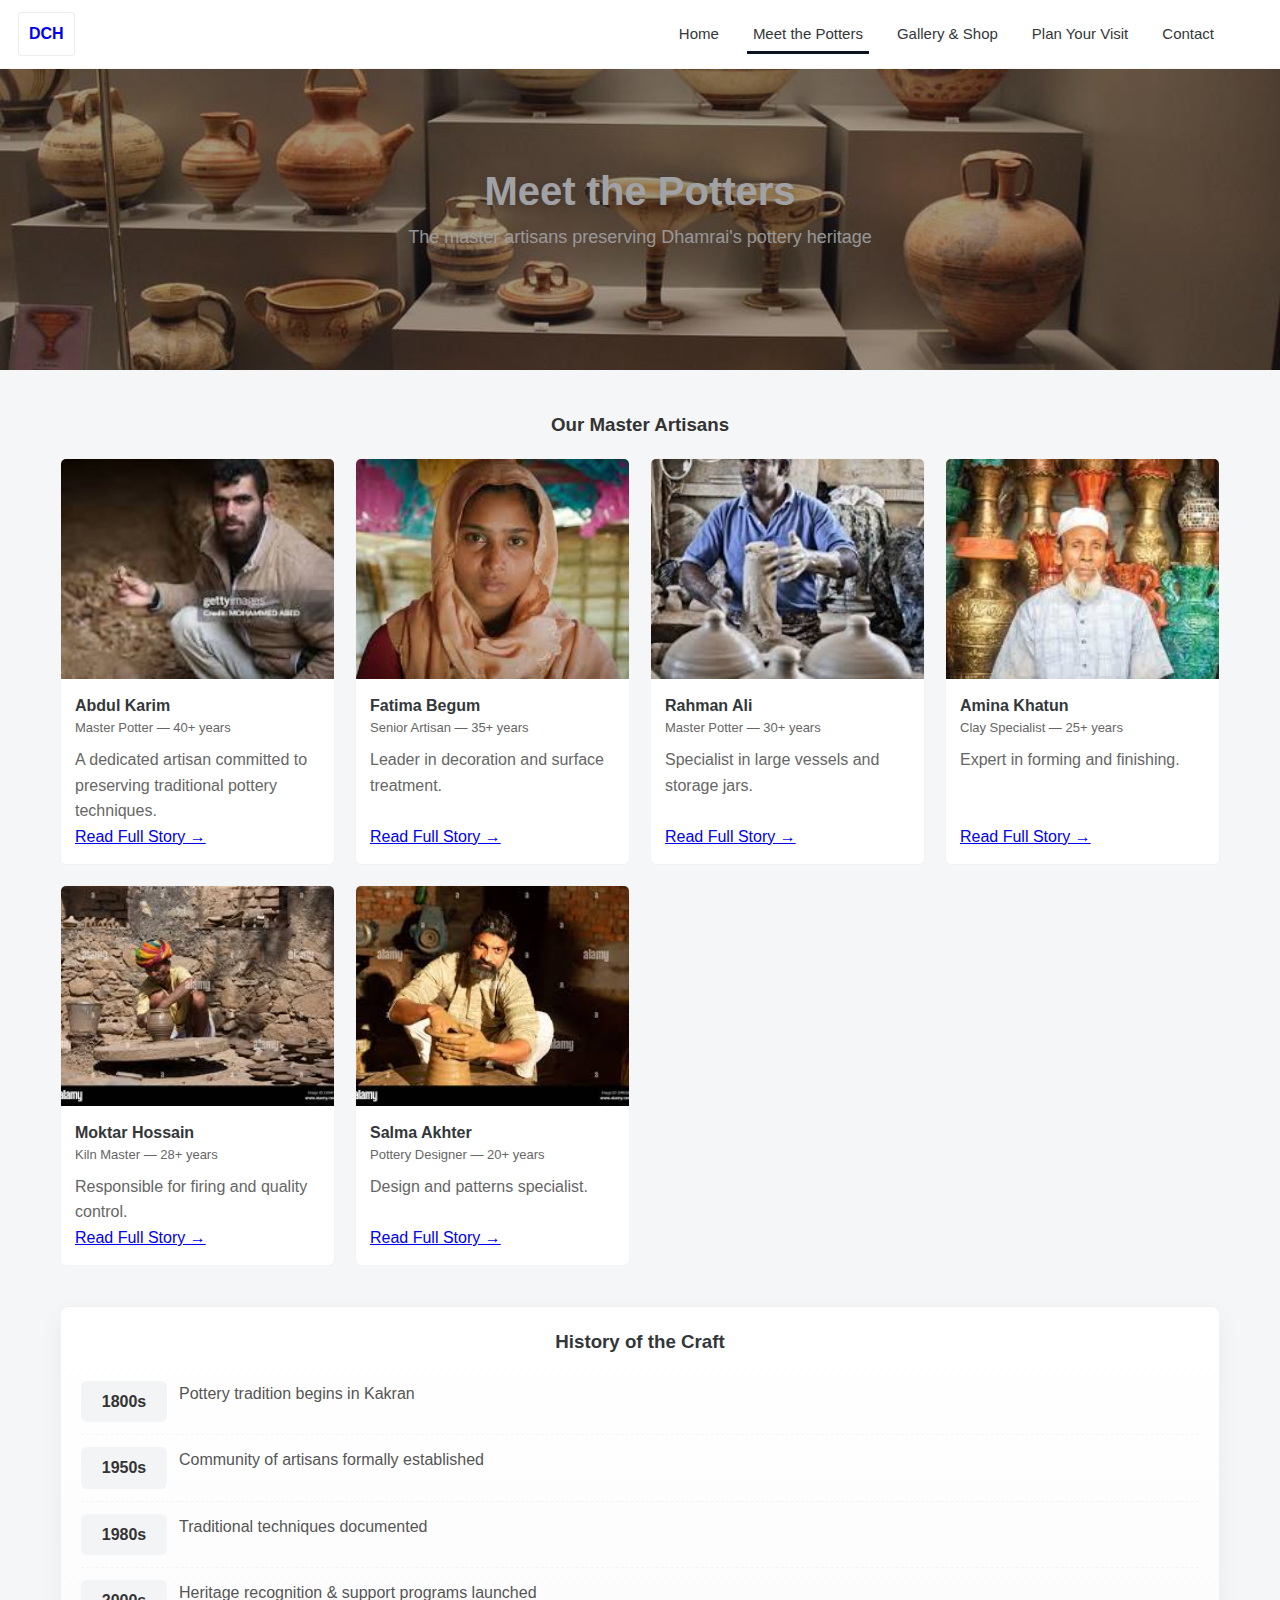
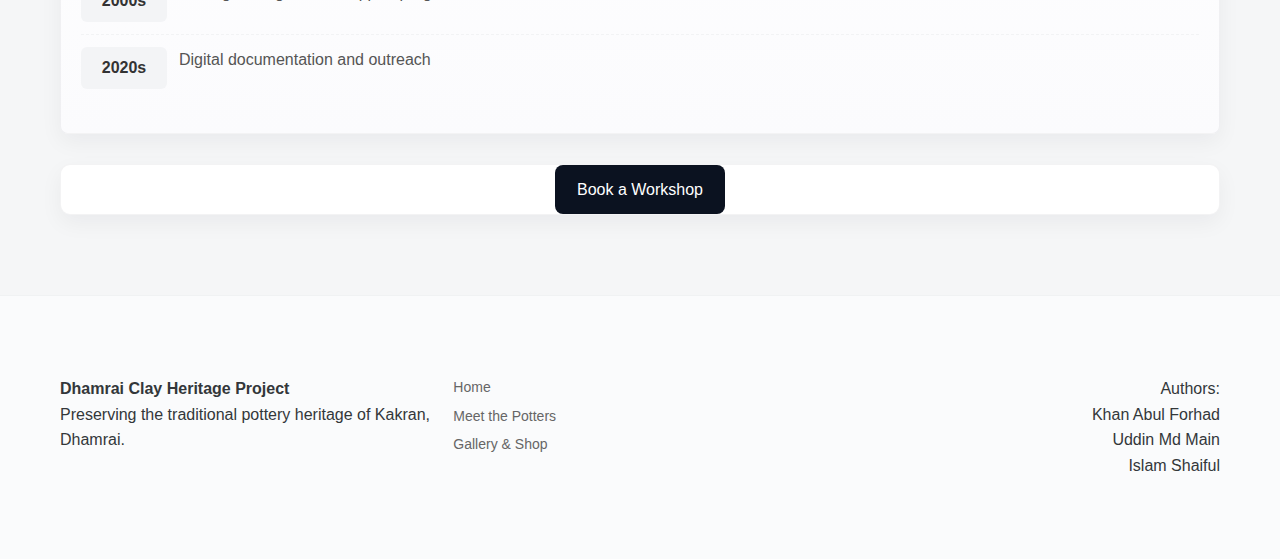
<file: meet_potters.html>
<!doctype html>
<html lang="en">

<head>
  <meta charset="utf-8">
  <meta name="viewport" content="width=device-width,initial-scale=1">
  <title>Meet the Potters</title>
  <meta name="description"
    content="Meet the master potters of Dhamrai — profiles of artisans preserving traditional pottery techniques, their stories, and workshops.">
  <meta name="keywords"
    content="meet the potters, potters profiles, Dhamrai artisans, pottery heritage, Kakran potters">
  <meta name="author" content="Dhamrai Clay Heritage Project">
  <meta name="robots" content="index, follow">
  <meta property="og:title" content="Meet the Potters — Dhamrai Clay Heritage">
  <meta property="og:description"
    content="Profiles and stories of the master artisans preserving Dhamrai's pottery heritage.">
  <meta property="og:image" content="img/slide1.jpg">
  <meta property="og:type" content="website">
  <meta property="og:url" content="meet_potters.html">
  <meta name="twitter:card" content="summary_large_image">
  <link rel="stylesheet" href="shared.css">
</head>

<body>
  <div class="topbar">
    <div class="logo">
      <a style="text-decoration: none;" href="index.html">DCH</a>
    </div>
    <div class="container topnav">
      <nav class="nav-links"><a href="index.html">Home</a><a href="meet_potters.html" class="active">Meet the
          Potters</a><a href="gallery_shop.html">Gallery &amp; Shop</a><a href="plan_visit.html">Plan Your Visit</a><a
          href="contact_support.html">Contact</a></nav>
    </div>
  </div>

  <section class="hero"
    style="background-image: url('img/slide1.jpg'); background-size: cover; background-position: center;">
    <div class="container">
      <h1>Meet the Potters</h1>
      <p>The master artisans preserving Dhamrai's pottery heritage</p>
    </div>
  </section>

  <main class="container">
    <h3 class="section-title">Our Master Artisans</h3>
    <div class="grid">
      <article class="product">
        <div class="pimg"><img src="img/abdul.jpeg" alt="Abdul Karim" loading="lazy"></div>
        <div class="pinfo">
          <div><strong>Abdul Karim</strong>
            <div style="color:#666;font-size:13px">Master Potter — 40+ years</div>
            <p style="color:#666;margin-top:8px">A dedicated artisan committed to preserving traditional pottery
              techniques.</p>
          </div>
          <div><a href="#" class="read-btn">Read Full Story →</a></div>
        </div>
      </article>
      <article class="product">
        <div class="pimg"><img src="img/fatema.jpeg" alt="Fatima Begum" loading="lazy"></div>
        <div class="pinfo">
          <div><strong>Fatima Begum</strong>
            <div style="color:#666;font-size:13px">Senior Artisan — 35+ years</div>
            <p style="color:#666;margin-top:8px">Leader in decoration and surface treatment.</p>
          </div>
          <div><a href="#" class="read-btn">Read Full Story →</a></div>
        </div>
      </article>
      <article class="product">
        <div class="pimg"><img src="img/rehman.jpeg" alt="Rahman Ali" loading="lazy"></div>
        <div class="pinfo">
          <div><strong>Rahman Ali</strong>
            <div style="color:#666;font-size:13px">Master Potter — 30+ years</div>
            <p style="color:#666;margin-top:8px">Specialist in large vessels and storage jars.</p>
          </div>
          <div><a href="#" class="read-btn">Read Full Story →</a></div>
        </div>
      </article>
      <article class="product">
        <div class="pimg"><img src="img/moktar.jpeg" alt="Amina Khatun" loading="lazy"></div>
        <div class="pinfo">
          <div><strong>Amina Khatun</strong>
            <div style="color:#666;font-size:13px">Clay Specialist — 25+ years</div>
            <p style="color:#666;margin-top:8px">Expert in forming and finishing.</p>
          </div>
          <div><a href="#" class="read-btn">Read Full Story →</a></div>
        </div>
      </article>
      <article class="product">
        <div class="pimg"><img src="img/sobuj.jpeg" alt="Moktar Hossain" loading="lazy"></div>
        <div class="pinfo">
          <div><strong>Moktar Hossain</strong>
            <div style="color:#666;font-size:13px">Kiln Master — 28+ years</div>
            <p style="color:#666;margin-top:8px">Responsible for firing and quality control.</p>
          </div>
          <div><a href="#" class="read-btn">Read Full Story →</a></div>
        </div>
      </article>
      <article class="product">
        <div class="pimg"><img src="img/soleman.jpeg" alt="Salma Akhter" loading="lazy"></div>
        <div class="pinfo">
          <div><strong>Salma Akhter</strong>
            <div style="color:#666;font-size:13px">Pottery Designer — 20+ years</div>
            <p style="color:#666;margin-top:8px">Design and patterns specialist.</p>
          </div>
          <div><a href="#" class="read-btn">Read Full Story →</a></div>
        </div>
      </article>
    </div>

    <section style="margin-top:40px" class="card history-card">
      <div style="padding:20px">
        <h3 style="text-align:center">History of the Craft</h3>
        <ul class="timeline">
          <li><span class="year">1800s</span>
            <p>Pottery tradition begins in Kakran</p>
          </li>
          <li><span class="year">1950s</span>
            <p>Community of artisans formally established</p>
          </li>
          <li><span class="year">1980s</span>
            <p>Traditional techniques documented</p>
          </li>
          <li><span class="year">2000s</span>
            <p>Heritage recognition & support programs launched</p>
          </li>
          <li><span class="year">2020s</span>
            <p>Digital documentation and outreach</p>
          </li>
        </ul>
      </div>
    </section>

    <div style="margin-top:30px" class="card center"><a class="cta" href="plan_visit.html">Book a Workshop</a></div>
  </main>

  <footer>
    <div class="container footer-grid">
      <div><strong>Dhamrai Clay Heritage Project</strong>
        <p>Preserving the traditional pottery heritage of Kakran, Dhamrai.</p>
      </div>
      <div><a>Home</a><a>Meet the Potters</a><a>Gallery & Shop</a></div>
      <div style="text-align:right">
        <p>Authors:<br>Khan Abul Forhad<br>Uddin Md Main<br>Islam Shaiful</p>
      </div>
    </div>
  </footer>

  <script>
    // MENU: Slide-in menu, animated hamburger, keyboard support
    document.addEventListener('DOMContentLoaded', function () {
      // create mobile controls if not present
      const topbar = document.querySelector('.topbar');
      if (topbar) {
        // add mobile hamburger and right logo if not present (safe to add even if exists)
        if (!document.getElementById('mobile-hamburger')) {
          const btn = document.createElement('button');
          btn.id = 'mobile-hamburger';
          btn.className = 'mobile-hamburger';
          btn.setAttribute('aria-label', 'Open menu');
          btn.setAttribute('aria-expanded', 'false');
          btn.innerHTML = '<span class="bar bar1"></span><span class="bar bar2"></span><span class="bar bar3"></span>';
          // insert into topbar
          topbar.appendChild(btn);
          // right logo container (if not exists)
          if (!document.querySelector('.mobile-logo-right')) {
            const logoBox = document.createElement('div');
            logoBox.className = 'mobile-logo-right';
            // logoBox.innerHTML = '<div class="logo-square">DCH</div><div class="logo-text">Dhamrai Clay Heritage</div>';
            topbar.appendChild(logoBox);
          }
          // create slide menu
          const menu = document.createElement('nav');
          menu.id = 'slide-menu';
          menu.className = 'slide-menu';
          menu.setAttribute('aria-hidden', 'true');
          menu.setAttribute('aria-label', 'Mobile Navigation');
          menu.innerHTML = '<button class=\"slide-close\" aria-label=\"Close menu\">×</button><a href=\"index.html\">Home</a><a href=\"meet_potters.html\">Meet the Potters</a><a href=\"gallery_shop.html\">Gallery & Shop</a><a href=\"plan_visit.html\">Plan Your Visit</a><a href=\"contact_support.html\">Contact & Support</a>';
          document.body.appendChild(menu);
          // toggle behavior
          function toggleMenu(open) {
            const root = document.documentElement;
            const isOpen = menu.classList.contains('open');
            if (open === undefined) open = !isOpen;
            if (open) {
              menu.classList.add('open');
              root.classList.add('hamburger-open');
              document.getElementById('mobile-hamburger').setAttribute('aria-expanded', 'true');
              menu.setAttribute('aria-hidden', 'false');
              // trap focus
              menu.querySelector('a').focus();
              document.body.style.overflow = 'hidden';
            } else {
              menu.classList.remove('open');
              root.classList.remove('hamburger-open');
              document.getElementById('mobile-hamburger').setAttribute('aria-expanded', 'false');
              menu.setAttribute('aria-hidden', 'true');
              document.body.style.overflow = '';
              document.getElementById('mobile-hamburger').focus();
            }
          }
          btn.addEventListener('click', function (e) { toggleMenu(); });
          // keyboard support: Esc closes menu, Tab cycles inside
          document.addEventListener('keydown', function (e) {
            const isOpen = menu.classList.contains('open');
            if (e.key === 'Escape' && isOpen) { toggleMenu(false); }
          });
          // close when clicking outside
          menu.addEventListener('click', function (e) {
            if (e.target.tagName === 'A') { toggleMenu(false); }
            if (e.target.classList && e.target.classList.contains('slide-close')) { toggleMenu(false); }
          });
        }
      }

      // SIMPLE CAROUSEL AUTOPLAY for elements with class .hero (if multiple slides exist)
      try {
        const hero = document.querySelector('.hero');
        if (hero && hero.dataset.autoplay !== 'off') {
          // if slides inside .hero .slides, implement auto rotate
          const slides = hero.querySelectorAll('.slide');
          if (slides.length > 1) {
            let idx = 0;
            slides.forEach((s, i) => s.style.display = i === 0 ? 'block' : 'none');
            setInterval(() => {
              slides[idx].style.display = 'none';
              idx = (idx + 1) % slides.length;
              slides[idx].style.display = 'block';
            }, 4500);
          }
        }
      } catch (e) { console.log(e); }

      // SIMPLE CART: add-to-cart using localStorage, update count badge
      function updateCartCount() {
        const cart = JSON.parse(localStorage.getItem('dch_cart') || '[]');
        const elems = document.querySelectorAll('.cart-count');
        elems.forEach(el => el.textContent = cart.length);
      }
      updateCartCount();
      document.body.addEventListener('click', function (e) {
        const t = e.target;
        if (t && t.matches && (t.matches('.add-btn') || t.matches('.add-to-cart') || t.closest('.add-btn'))) {
          // get product title & price from nearest product card
          const card = t.closest('.product') || t.closest('.card') || t.closest('article');
          if (!card) return;
          const title = (card.querySelector('strong') && card.querySelector('strong').innerText) || card.querySelector('h3')?.innerText || 'Product';
          const priceEl = card.querySelector('.price');
          const priceText = priceEl ? priceEl.innerText.replace(/[^\d]/g, '') : '0';
          const product = { title: title.trim(), price: priceText };
          const cart = JSON.parse(localStorage.getItem('dch_cart') || '[]');
          cart.push(product);
          localStorage.setItem('dch_cart', JSON.stringify(cart));
          updateCartCount();
          // simple feedback
          t.innerText = 'Added';
          t.disabled = true;
          setTimeout(() => { t.innerText = 'Add to Cart'; t.disabled = false; }, 1200);
        }
      });

      // Accessibility: ensure images have alt attribute; add role where missing
      document.querySelectorAll('img').forEach(img => { if (!img.hasAttribute('alt')) img.setAttribute('alt', 'Image placeholder'); });
    });
  </script>

</body>

</html>
</file>
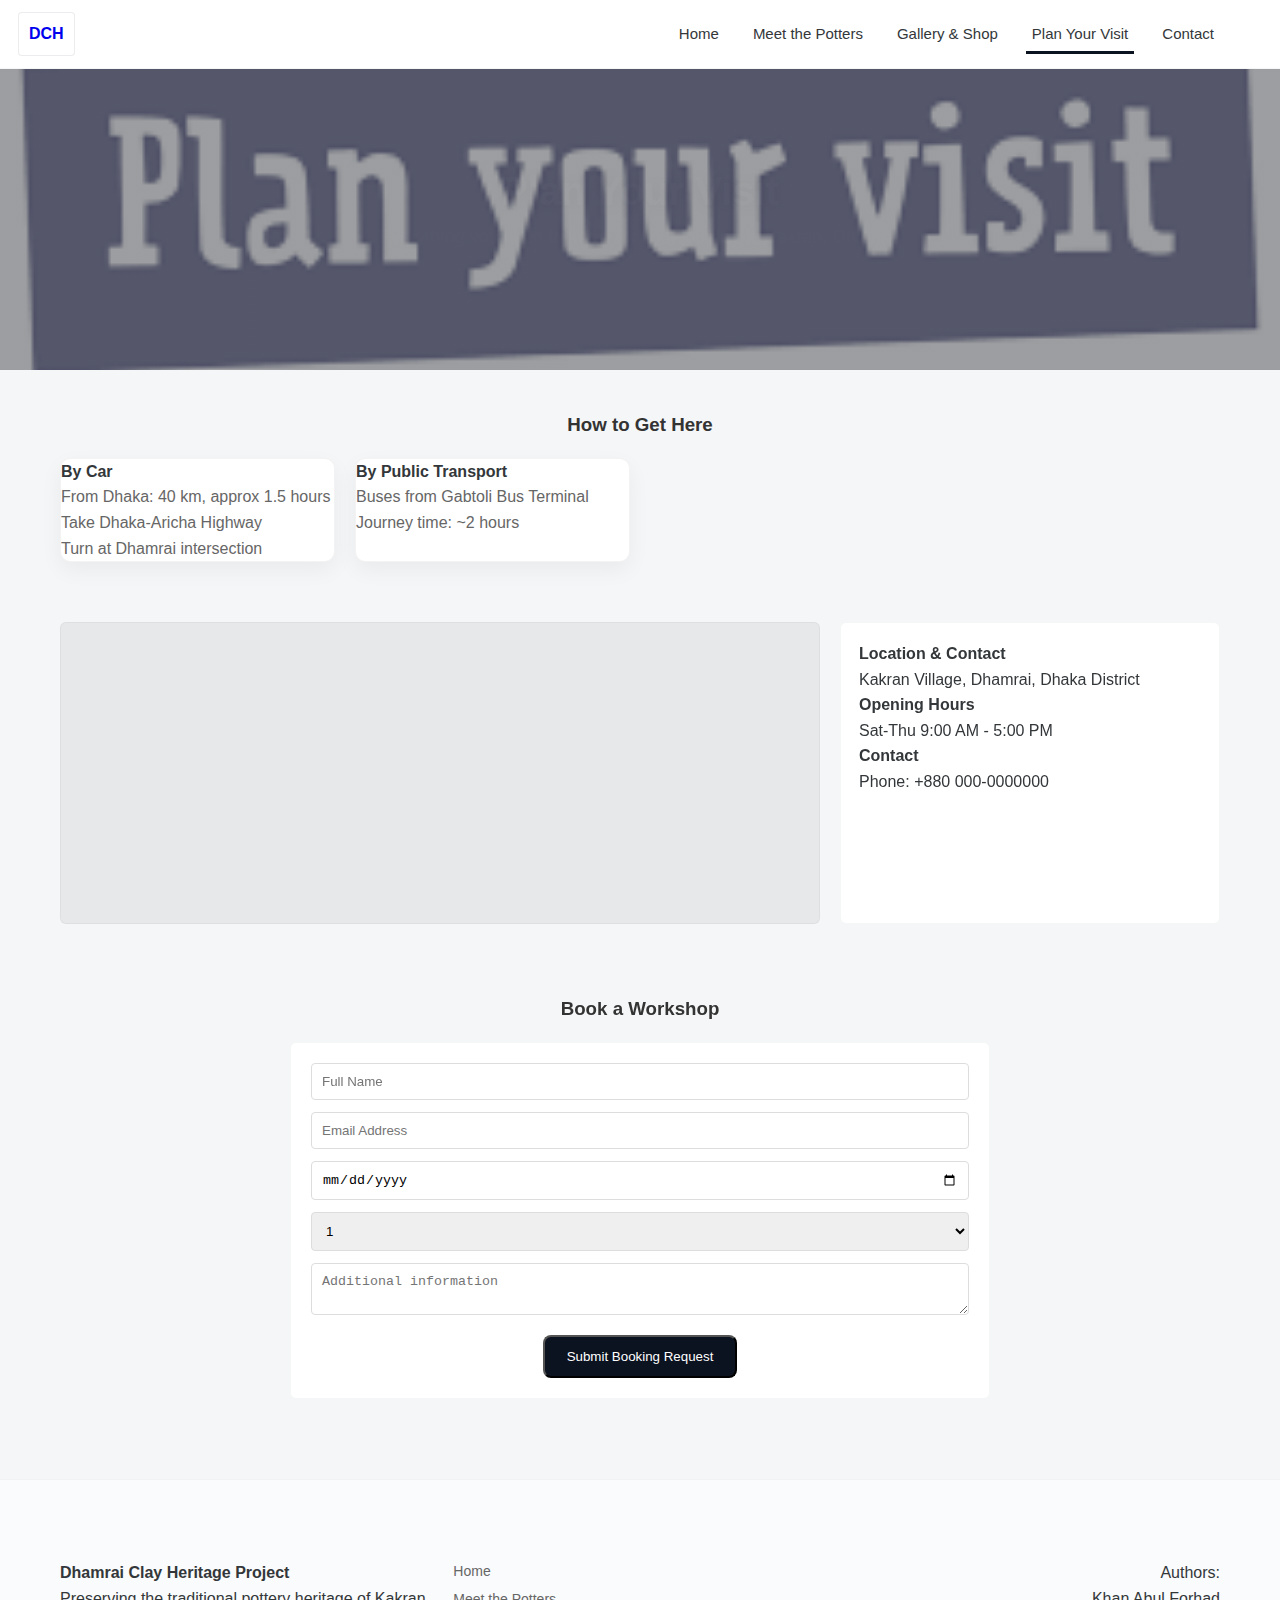
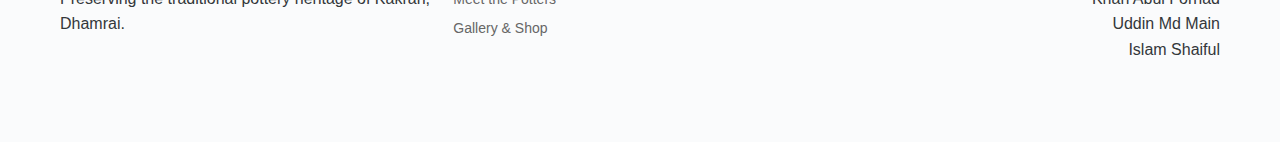
<file: plan_visit.html>
<!doctype html>
<html lang="en">

<head>
  <meta charset="utf-8">
  <meta name="viewport" content="width=device-width,initial-scale=1">
  <title>Plan Your Visit</title>
  <meta name="description"
    content="Plan your visit to Kakran, Dhamrai — directions, opening hours, and workshop booking information to experience traditional pottery making.">
  <meta name="keywords"
    content="plan visit, how to get to Dhamrai, Kakran directions, pottery workshop booking, visit Dhamrai">
  <meta name="author" content="Dhamrai Clay Heritage Project">
  <meta name="robots" content="index, follow">
  <meta property="og:title" content="Plan Your Visit — Dhamrai Clay Heritage">
  <meta property="og:description"
    content="Directions, opening hours, and booking info for visiting the pottery community in Kakran, Dhamrai.">
  <meta property="og:type" content="website">
  <meta property="og:url" content="plan_visit.html">
  <meta name="twitter:card" content="summary">
  <link rel="stylesheet" href="shared.css">
</head>

<body>
  <div class="topbar">
    <div class="logo">
      <a style="text-decoration: none;" href="index.html">DCH</a>
    </div>
    <div class="container topnav">
      <nav class="nav-links"><a href="index.html">Home</a><a href="meet_potters.html">Meet the Potters</a><a
          href="gallery_shop.html">Gallery &amp; Shop</a><a href="plan_visit.html" class="active">Plan Your Visit</a><a
          href="contact_support.html">Contact</a></nav>
    </div>
  </div>

  <section class="hero">
    <div class="hero-bg" aria-hidden="true"
      style="background-image: url('img/plan_your_visit.png'); background-size: cover; background-position: center;">
    </div>
    <!-- off-screen img to provide alt text for assistive tech -->
    <img src="img/plan_your_visit.png" alt="Plan Your Visit - directions and visitor information for Kakran, Dhamrai"
      class="sr-only">
    <div class="container">
      <h1>Plan Your Visit</h1>
      <p>Everything you need to know for your journey to Kakran, Dhamrai</p>
    </div>
  </section>

  <main class="container">
    <h3 class="section-title">How to Get Here</h3>
    <div class="grid" style="margin-bottom:20px">
      <div class="card">
        <h4>By Car</h4>
        <ul style="color:#666">
          <li>From Dhaka: 40 km, approx 1.5 hours</li>
          <li>Take Dhaka-Aricha Highway</li>
          <li>Turn at Dhamrai intersection</li>
        </ul>
      </div>
      <div class="card">
        <h4>By Public Transport</h4>
        <ul style="color:#666">
          <li>Buses from Gabtoli Bus Terminal</li>
          <li>Journey time: ~2 hours</li>
        </ul>
      </div>
    </div>

    <div class="map-contact">
      <div class="map"><iframe
          src="https://www.google.com/maps/embed?pb=!1m18!1m12!1m3!1d7293.46003620391!2d90.2197575617815!3d23.93461252912255!2m3!1f0!2f0!3f0!3m2!1i1024!2i768!4f13.1!3m3!1m2!1s0x3755e8b4873bc37f%3A0x7bbb830f2022efad!2sKakran%2C%20Bangladesh!5e0!3m2!1sen!2scz!4v1763570778357!5m2!1sen!2scz"
          allowfullscreen="" loading="lazy" referrerpolicy="no-referrer-when-downgrade"></iframe></div>
      <aside class="contact-box">
        <h4>Location & Contact</h4>
        <p>Kakran Village, Dhamrai, Dhaka District</p>
        <p><strong>Opening Hours</strong><br>Sat-Thu 9:00 AM - 5:00 PM</p>
        <p><strong>Contact</strong><br>Phone: +880 000-0000000</p>
      </aside>
    </div>

    <section style="margin-top:30px">
      <h3 class="section-title">Book a Workshop</h3>
      <div class="form-card" style="max-width:700px;margin:0 auto">
        <form class="form">
          <input placeholder="Full Name" required>
          <input placeholder="Email Address" type="email" required>
          <input type="date" required>
          <select>
            <option>1</option>
            <option>2</option>
            <option>3</option>
          </select>
          <textarea placeholder="Additional information"></textarea>
          <div class="center"><button class="cta" type="submit">Submit Booking Request</button></div>
        </form>
      </div>
    </section>
  </main>

  <footer>
    <div class="container footer-grid">
      <div><strong>Dhamrai Clay Heritage Project</strong>
        <p>Preserving the traditional pottery heritage of Kakran, Dhamrai.</p>
      </div>
      <div><a>Home</a><a>Meet the Potters</a><a>Gallery & Shop</a></div>
      <div style="text-align:right">
        <p>Authors:<br>Khan Abul Forhad<br>Uddin Md Main<br>Islam Shaiful</p>
      </div>
    </div>
  </footer>

  <script>
    // MENU: Slide-in menu, animated hamburger, keyboard support
    document.addEventListener('DOMContentLoaded', function () {
      // create mobile controls if not present
      const topbar = document.querySelector('.topbar');
      if (topbar) {
        // add mobile hamburger and right logo if not present (safe to add even if exists)
        if (!document.getElementById('mobile-hamburger')) {
          const btn = document.createElement('button');
          btn.id = 'mobile-hamburger';
          btn.className = 'mobile-hamburger';
          btn.setAttribute('aria-label', 'Open menu');
          btn.setAttribute('aria-expanded', 'false');
          btn.innerHTML = '<span class="bar bar1"></span><span class="bar bar2"></span><span class="bar bar3"></span>';
          // insert into topbar
          topbar.appendChild(btn);
          // right logo container (if not exists)
          if (!document.querySelector('.mobile-logo-right')) {
            const logoBox = document.createElement('div');
            logoBox.className = 'mobile-logo-right';
            // logoBox.innerHTML = '<div class="logo-square">DCH</div><div class="logo-text">Dhamrai Clay Heritage</div>';
            topbar.appendChild(logoBox);
          }
          // create slide menu
          const menu = document.createElement('nav');
          menu.id = 'slide-menu';
          menu.className = 'slide-menu';
          menu.setAttribute('aria-hidden', 'true');
          menu.setAttribute('aria-label', 'Mobile Navigation');
          menu.innerHTML = '<button class=\"slide-close\" aria-label=\"Close menu\">×</button><a href=\"index.html\">Home</a><a href=\"meet_potters.html\">Meet the Potters</a><a href=\"gallery_shop.html\">Gallery & Shop</a><a href=\"plan_visit.html\">Plan Your Visit</a><a href=\"contact_support.html\">Contact & Support</a>';
          document.body.appendChild(menu);
          // toggle behavior
          function toggleMenu(open) {
            const root = document.documentElement;
            const isOpen = menu.classList.contains('open');
            if (open === undefined) open = !isOpen;
            if (open) {
              menu.classList.add('open');
              root.classList.add('hamburger-open');
              document.getElementById('mobile-hamburger').setAttribute('aria-expanded', 'true');
              menu.setAttribute('aria-hidden', 'false');
              // trap focus
              menu.querySelector('a').focus();
              document.body.style.overflow = 'hidden';
            } else {
              menu.classList.remove('open');
              root.classList.remove('hamburger-open');
              document.getElementById('mobile-hamburger').setAttribute('aria-expanded', 'false');
              menu.setAttribute('aria-hidden', 'true');
              document.body.style.overflow = '';
              document.getElementById('mobile-hamburger').focus();
            }
          }
          btn.addEventListener('click', function (e) { toggleMenu(); });
          // keyboard support: Esc closes menu, Tab cycles inside
          document.addEventListener('keydown', function (e) {
            const isOpen = menu.classList.contains('open');
            if (e.key === 'Escape' && isOpen) { toggleMenu(false); }
          });
          // close when clicking outside
          menu.addEventListener('click', function (e) {
            if (e.target.tagName === 'A') { toggleMenu(false); }
            if (e.target.classList && e.target.classList.contains('slide-close')) { toggleMenu(false); }
          });
        }
      }

      // SIMPLE CAROUSEL AUTOPLAY for elements with class .hero (if multiple slides exist)
      try {
        const hero = document.querySelector('.hero');
        if (hero && hero.dataset.autoplay !== 'off') {
          // if slides inside .hero .slides, implement auto rotate
          const slides = hero.querySelectorAll('.slide');
          if (slides.length > 1) {
            let idx = 0;
            slides.forEach((s, i) => s.style.display = i === 0 ? 'block' : 'none');
            setInterval(() => {
              slides[idx].style.display = 'none';
              idx = (idx + 1) % slides.length;
              slides[idx].style.display = 'block';
            }, 4500);
          }
        }
      } catch (e) { console.log(e); }

      // SIMPLE CART: add-to-cart using localStorage, update count badge
      function updateCartCount() {
        const cart = JSON.parse(localStorage.getItem('dch_cart') || '[]');
        const elems = document.querySelectorAll('.cart-count');
        elems.forEach(el => el.textContent = cart.length);
      }
      updateCartCount();
      document.body.addEventListener('click', function (e) {
        const t = e.target;
        if (t && t.matches && (t.matches('.add-btn') || t.matches('.add-to-cart') || t.closest('.add-btn'))) {
          // get product title & price from nearest product card
          const card = t.closest('.product') || t.closest('.card') || t.closest('article');
          if (!card) return;
          const title = (card.querySelector('strong') && card.querySelector('strong').innerText) || card.querySelector('h3')?.innerText || 'Product';
          const priceEl = card.querySelector('.price');
          const priceText = priceEl ? priceEl.innerText.replace(/[^\d]/g, '') : '0';
          const product = { title: title.trim(), price: priceText };
          const cart = JSON.parse(localStorage.getItem('dch_cart') || '[]');
          cart.push(product);
          localStorage.setItem('dch_cart', JSON.stringify(cart));
          updateCartCount();
          // simple feedback
          t.innerText = 'Added';
          t.disabled = true;
          setTimeout(() => { t.innerText = 'Add to Cart'; t.disabled = false; }, 1200);
        }
      });

      // Accessibility: ensure images have alt attribute; add role where missing
      document.querySelectorAll('img').forEach(img => { if (!img.hasAttribute('alt')) img.setAttribute('alt', 'Image placeholder'); });
    });
  </script>

</body>

</html>
</file>
<file: shared.css>
/* shared.css - styled to match the Figma wireframes */
:root {
  --bg: #f5f6f7;
  --muted: #e9ebee;
  --terracotta: #A04000;
  --nav-text: #33373a;
  --accent: #0b1220;
  --card: #ffffff;
  --maxw: 1200px;
  --gap: 24px;
}

* {
  box-sizing: border-box;
  margin: 0;
  padding: 0
}

body {
  font-family: 'Helvetica Neue', Arial, sans-serif;
  background: var(--bg);
  color: var(--nav-text);
  line-height: 1.6;
}

.container {
  max-width: var(--maxw);
  margin: 0 auto;
  padding: 40px 20px;
}

.topbar {
  background: transparent;
  border-bottom: 1px solid rgba(11, 18, 32, 0.04);
}

.topnav {
  display: flex;
  align-items: center;
  justify-content: space-between;
  padding: 14px 20px;
}

.logo {
  display: flex;
  align-items: flex-start;
  font-weight: 700;
  border: 1px solid rgba(11, 18, 32, 0.08);
  padding: 8px 10px;
  background: white;
  border-radius: 4px;
}

.nav-links {
  display: flex;
  gap: 22px;
  align-items: center;
}

.nav-links a {
  color: var(--nav-text);
  text-decoration: none;
  padding: 8px 6px;
  font-size: 15px;
}

.nav-links a.active {
  border-bottom: 3px solid var(--accent);
  padding-bottom: 5px;
}

/* hero */
.hero {
  position: relative;
  overflow: hidden;
  padding: 100px 20px;
  text-align: center;
  display: flex;
  align-items: center;
  min-height: 320px;
  color: white
}

.hero .hero-bg {
  position: absolute;
  inset: 0;
  background-size: cover;
  background-position: center;
  background-repeat: no-repeat;
  filter: grayscale(0.02) contrast(.95);
  opacity: 0.85;
  transform: scale(1.03);
}

.hero::after {
  content: '';
  position: absolute;
  inset: 0;
  background: linear-gradient(rgba(6, 10, 18, 0.38), rgba(6, 10, 18, 0.38));
  pointer-events: none
}

.hero .hero-content {
  position: relative;
  z-index: 2;
  max-width: 900px;
  margin: 0 auto;
  padding: 20px
}

.hero .hero-nav {
  position: absolute;
  top: 50%;
  transform: translateY(-50%);
  z-index: 4;
  width: 44px;
  height: 44px;
  border-radius: 999px;
  border: none;
  background: rgba(0, 0, 0, 0.45);
  color: #fff;
  font-size: 26px;
  line-height: 1;
  display: flex;
  align-items: center;
  justify-content: center;
  cursor: pointer
}

.hero .hero-prev {
  left: 18px
}

.hero .hero-next {
  right: 18px
}

.hero .hero-nav:focus {
  outline: 2px solid rgba(255, 255, 255, 0.25)
}

.hero .hero-nav:hover {
  background: rgba(0, 0, 0, 0.6)
}

/* slide elements: full-bleed slides that sit behind content */
.hero .slide {
  position: absolute;
  inset: 0;
  z-index: 1;
  background-size: cover;
  background-position: center;
  background-repeat: no-repeat;
  display: none
}

.hero .slide img {
  width: 100%;
  height: 100%;
  object-fit: cover;
  display: block
}

/* small screens: reduce nav button size */
@media(max-width:600px) {
  .hero .hero-nav {
    width: 36px;
    height: 36px;
    font-size: 20px
  }

  .hero h1 {
    font-size: 22px
  }
}

.hero h1 {
  font-size: 34px;
  font-weight: 700;
  margin-bottom: 10px;
  line-height: 1.1;
  color: #fff;
  text-shadow: 0 2px 14px rgba(0, 0, 0, 0.25)
}

.hero p {
  color: rgba(255, 255, 255, 0.9);
  margin-bottom: 18px;
  font-size: 18px
}

.cta {
  background: var(--accent);
  color: white;
  padding: 12px 22px;
  border-radius: 8px;
  text-decoration: none;
  display: inline-block
}

/* three cards */
.cards {
  display: grid;
  grid-template-columns: 1fr;
  gap: 20px;
  margin-top: 40px;
}

.card {
  background: var(--card);
  border: 1px solid rgba(11, 18, 32, 0.05);
  border-radius: 10px;
  overflow: hidden;
  box-shadow: 0 8px 22px rgba(11, 18, 32, 0.05);
}

.card .img {
  background: #e6e8ea;
  height: 200px;
  overflow: hidden;
  display: block
}

.card .img img {
  width: 100%;
  height: 100%;
  object-fit: cover;
  display: block;
  border-top-left-radius: 10px;
  border-top-right-radius: 10px
}

.card .card-body {
  padding: 18px;
  background: var(--card)
}

.card .card-body h3 {
  font-size: 19px;
  margin-bottom: 8px;
  color: #111
}

.card .card-body p {
  color: #555;
  margin-bottom: 12px
}

.card .card-body .btn {
  background: white;
  border: 1px solid rgba(11, 18, 32, 0.08);
  padding: 8px 12px;
  border-radius: 4px;
  text-decoration: none;
  color: var(--accent)
}

/* process */
.process {
  background: transparent;
  padding: 40px 0;
}

.process-grid {
  display: grid;
  grid-template-columns: repeat(2, 1fr);
  gap: 20px;
  align-items: start;
}

@media(min-width:900px) {
  .cards {
    grid-template-columns: repeat(3, 1fr);
  }

  .process-grid {
    grid-template-columns: repeat(4, 1fr);
  }

  .card .img {
    height: 260px;
  }
}

@media(max-width:420px) {
  .card .img {
    height: 150px
  }

  .hero h1 {
    font-size: 20px
  }
}

/* process images inside cards: make container and image heights match to avoid gaps */
.process .card .img {
  height: 120px;
  overflow: hidden;
  border-top-left-radius: 8px;
  border-top-right-radius: 8px
}

.process .card .img img {
  width: 100%;
  height: 100%;
  object-fit: cover;
  display: block
}

.process .card .card-body {
  padding: 14px
}

.process .card .card-body strong {
  display: block;
  margin-bottom: 6px;
  color: #111
}

.process .card .card-body p {
  color: #555;
  margin: 0
}

@media(min-width:900px) {
  .process .card .img {
    height: 140px
  }
}

/* map & contact */
.map-contact {
  display: grid;
  grid-template-columns: 1fr;
  gap: 20px;
  padding: 40px 0;
}

.map {
  background: #e6e8ea;
  border-radius: 6px;
  border: 1px solid rgba(11, 18, 32, 0.04);
  overflow: hidden
}

.map iframe {
  width: 100%;
  height: 260px;
  border: 0;
  display: block
}

@media(min-width:900px) {
  .map iframe {
    height: 300px
  }
}

.contact-box {
  background: white;
  border: 1px solid rgba(11, 18, 32, 0.04);
  padding: 18px;
  border-radius: 6px;
}

@media(min-width:900px) {
  .map-contact {
    grid-template-columns: 1fr 380px;
  }
}

/* gallery grid */
.grid {
  display: grid;
  grid-template-columns: 1fr;
  gap: 20px;
}

@media(min-width:700px) {
  .grid {
    grid-template-columns: repeat(2, 1fr);
  }
}

@media(min-width:1100px) {
  .grid {
    grid-template-columns: repeat(4, 1fr);
  }
}

.product {
  background: white;
  border: 1px solid rgba(11, 18, 32, 0.05);
  border-radius: 6px;
  overflow: hidden;
  display: flex;
  flex-direction: column;
}

.product .pimg {
  height: 220px;
  background: #e6e8ea;
  overflow: hidden;
  display: block
}

.product .pimg img {
  width: 100%;
  height: 100%;
  object-fit: cover;
  display: block
}

.product .pinfo {
  padding: 14px;
  flex: 1;
  display: flex;
  flex-direction: column;
  justify-content: space-between;
}

.price {
  font-weight: 700;
  color: #111;
  margin-bottom: 10px;
}

.add-btn {
  background: var(--accent);
  color: white;
  padding: 10px;
  border-radius: 4px;
  text-decoration: none;
  display: inline-block;
  text-align: center;
}

/* form */
.form-card {
  background: white;
  border: 1px solid rgba(11, 18, 32, 0.04);
  padding: 20px;
  border-radius: 6px;
}

.form input, .form textarea, .form select {
  width: 100%;
  padding: 10px;
  border: 1px solid #ddd;
  border-radius: 4px;
  margin-bottom: 12px;
}

/* footer */
footer {
  background: #fafbfc;
  padding: 40px 20px;
  margin-top: 40px;
  border-top: 1px solid rgba(11, 18, 32, 0.04);
}

.footer-grid {
  display: grid;
  grid-template-columns: 1fr;
  gap: 20px;
  align-items: start
}

@media(min-width:900px) {
  .footer-grid {
    grid-template-columns: 1fr 1fr 1fr;
  }
}

.footer-grid a {
  color: #666;
  text-decoration: none;
  font-size: 14px;
  display: block;
  margin-bottom: 6px;
}

/* small helpers */
.section-title {
  text-align: center;
  margin-bottom: 18px;
  color: #333;
}

.center {
  display: flex;
  justify-content: center;
  align-items: center
}

.pagination {
  display: flex;
  gap: 8px;
  justify-content: center;
  margin-top: 24px;
}

/* History timeline for Meet the Potters */
.history-card {
  background: linear-gradient(180deg, #fff, #fbfbfd);
  border-radius: 8px
}

.timeline {
  list-style: none;
  padding: 0;
  margin: 12px 0
}

.timeline li {
  display: flex;
  gap: 12px;
  align-items: flex-start;
  padding: 12px 0;
  border-bottom: 1px dashed rgba(11, 18, 32, 0.04)
}

.timeline li:last-child {
  border-bottom: 0
}

.timeline .year {
  flex: 0 0 86px;
  background: #f3f4f6;
  color: #333;
  padding: 8px 10px;
  border-radius: 6px;
  font-weight: 700;
  text-align: center
}

.timeline p {
  margin: 0;
  color: #555
}



/* Sticky mobile header, slide-in menu and hamburger animation */
.topbar {
  position: sticky;
  top: 0;
  z-index: 999;
  background: #fff;
}


.mobile-logo-right {
  display: flex;
  align-items: center;
  gap: 10px;
}

.slide-menu {
  position: fixed;
  top: 0;
  left: -320px;
  width: 320px;
  height: 100%;
  background: #fff;
  box-shadow: -6px 0 24px rgba(0, 0, 0, 0.12);
  transition: right .35s ease;
  z-index: 1000;
  padding: 20px;
  overflow: auto;
}

.slide-menu.open {
  left: 0;
}

.slide-menu a {
  display: block;
  padding: 12px 8px;
  color: var(--nav-text);
  text-decoration: none;
  border-bottom: 1px solid rgba(11, 18, 32, 0.03);
}

.slide-menu .slide-close {
  position: absolute;
  right: 12px;
  top: 10px;
  background: transparent;
  border: none;
  font-size: 28px;
  line-height: 1;
  color: var(--nav-text);
  cursor: pointer
}

.slide-menu .slide-close:focus {
  outline: 2px solid rgba(11, 18, 32, 0.08);
  border-radius: 6px
}

.hamburger-open .bar1 {
  transform: translateY(5px) rotate(45deg);
}

.hamburger-open .bar2 {
  opacity: 0;
}

.hamburger-open .bar3 {
  transform: translateY(-5px) rotate(-45deg);
}

/* small layout tweaks for logo square on right */
.topnav .logo {
  order: 1;
}

.topnav .nav-links {
  order: 2;
}

@media(max-width:899px) {
  .nav-links {
    display: none !important;
  }

  /* On mobile: show topbar with logo on left and hamburger on right */
  .topbar {
    display: flex !important;
    align-items: center;
    justify-content: space-between;
    padding: 10px 14px;
    position: relative;
  }

  .topbar .logo {
    position: static !important;
    order: 1;
    margin-right: auto;
    z-index: 999;
  }

  .mobile-hamburger {
    display: flex !important;
  }

  #mobile-hamburger {
    display: flex !important;
    order: 2;
    margin-left: auto;
    z-index: 1000;
  }

  .topnav {
    display: none !important;
  }
}

/* accessible focus outline */
:focus {
  outline: 3px solid rgba(0, 123, 255, 0.15);
  outline-offset: 2px;
}

/* FIXED HAMBURGER (3 bars visible) */
.mobile-hamburger {
  display: flex;
  flex-direction: column;
  justify-content: center;
  gap: 4px;
  width: 40px;
  height: 40px;
  background: none;
  border: none;
  cursor: pointer;
  padding: 0;
}

.mobile-hamburger .bar {
  width: 22px !important;
  height: 2px !important;
  background-color: #111 !important;
  display: block !important;
  opacity: 1 !important;
  transition: all 0.3s ease;
}

@media(max-width:899px) {
  .mobile-hamburger {
    display: flex !important;
  }
}

/* Hide hamburger on desktop/tablet */
@media (min-width: 900px) {
  .mobile-hamburger {
    display: none !important;
  }

  #mobile-hamburger {
    display: none !important;
  }

  .slide-menu {
    display: none !important;
    /* Prevent accidental desktop display */
  }
}

/* Accessibility helper: screen-reader only */
.sr-only {
  position: absolute !important;
  width: 1px;
  height: 1px;
  padding: 0;
  margin: -1px;
  overflow: hidden;
  clip: rect(0, 0, 0, 0);
  white-space: nowrap;
  border: 0
}

/* Better responsive image handling */
img {
  max-width: 100%;
  height: auto;
  display: block
}

/* Hero tweaks: keep hero from getting too tall on small screens and tighten focal point */
.hero {
  padding: 60px 20px;
  min-height: 300px
}

.hero .hero-bg, .hero .slide {
  background-position: center 35%
}

@media(max-width:900px) {
  .hero {
    padding: 44px 14px;
    min-height: 260px
  }

  .hero .hero-bg, .hero .slide {
    background-position: center 20%
  }
}

/* Use aspect-ratio where supported for consistent thumbnail crops */
.product .pimg, .card .img, .process .card .img {
  aspect-ratio: 4/3;
  overflow: hidden
}

.product .pimg img, .card .img img, .process .card .img img {
  width: 100%;
  height: 100%;
  object-fit: cover;
  display: block
}

/* Ensure gallery/product cards scale nicely */
.product {
  min-height: 1px
}

/* Slightly larger hero heading on desktop, tighter on mobile */
@media(min-width:900px) {
  .hero h1 {
    font-size: 40px
  }
}

@media(max-width:480px) {
  .hero h1 {
    font-size: 20px
  }

  .hero p {
    font-size: 15px
  }
}

/* Improve spacing for images in process and cards */
.card .img {
  height: auto
}

@media(min-width:900px) {
  .card .img {
    height: 260px
  }

  /* On desktop: position the logo absolutely at the left edge of the topbar
     and keep nav links on the right. */
  .topbar {
    position: sticky; /* already sticky but ensure relative stacking context */
  }

  .topbar .logo {
    position: absolute;
    left: 18px;
    top: 12px;
    z-index: 1001;
  }

  /* nav area inside container with right-aligned links */
  .container.topnav {
    position: relative;
  }

  .topnav {
    justify-content: flex-end;
  }
}
</file>
